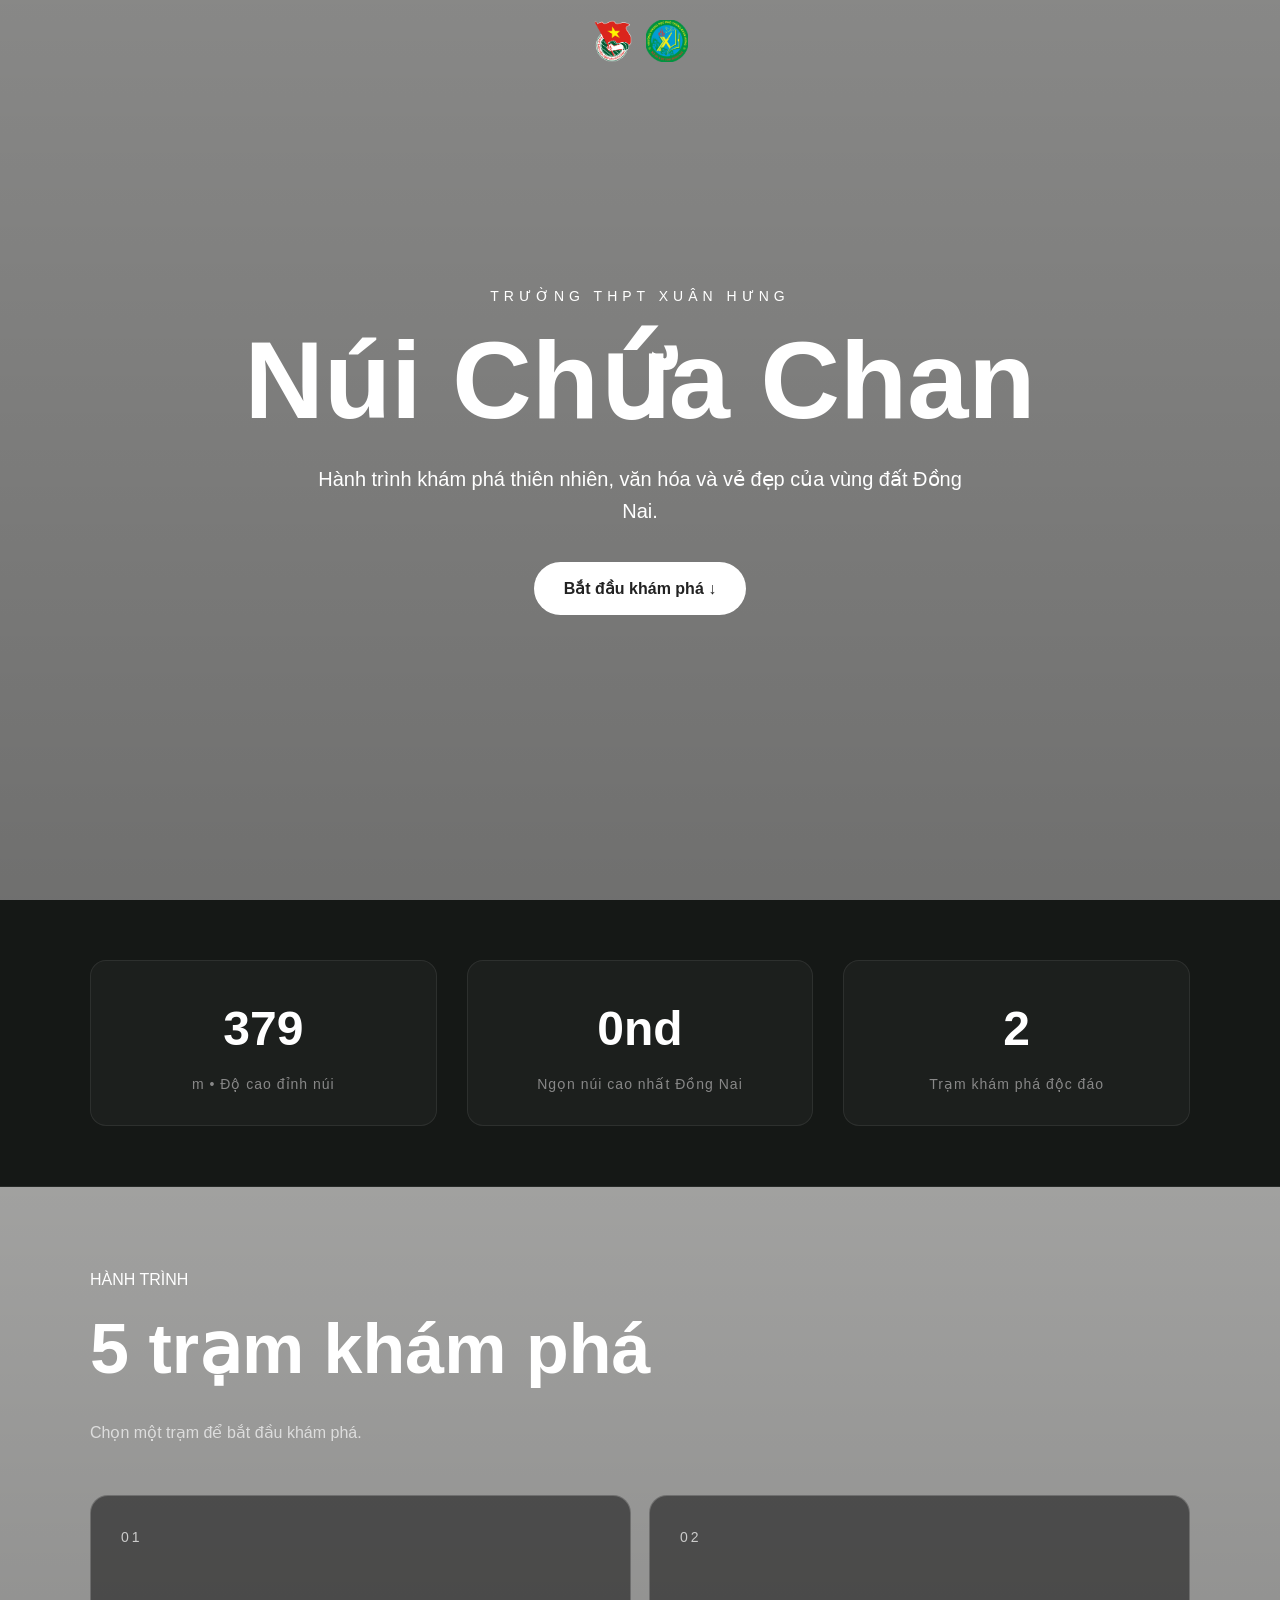
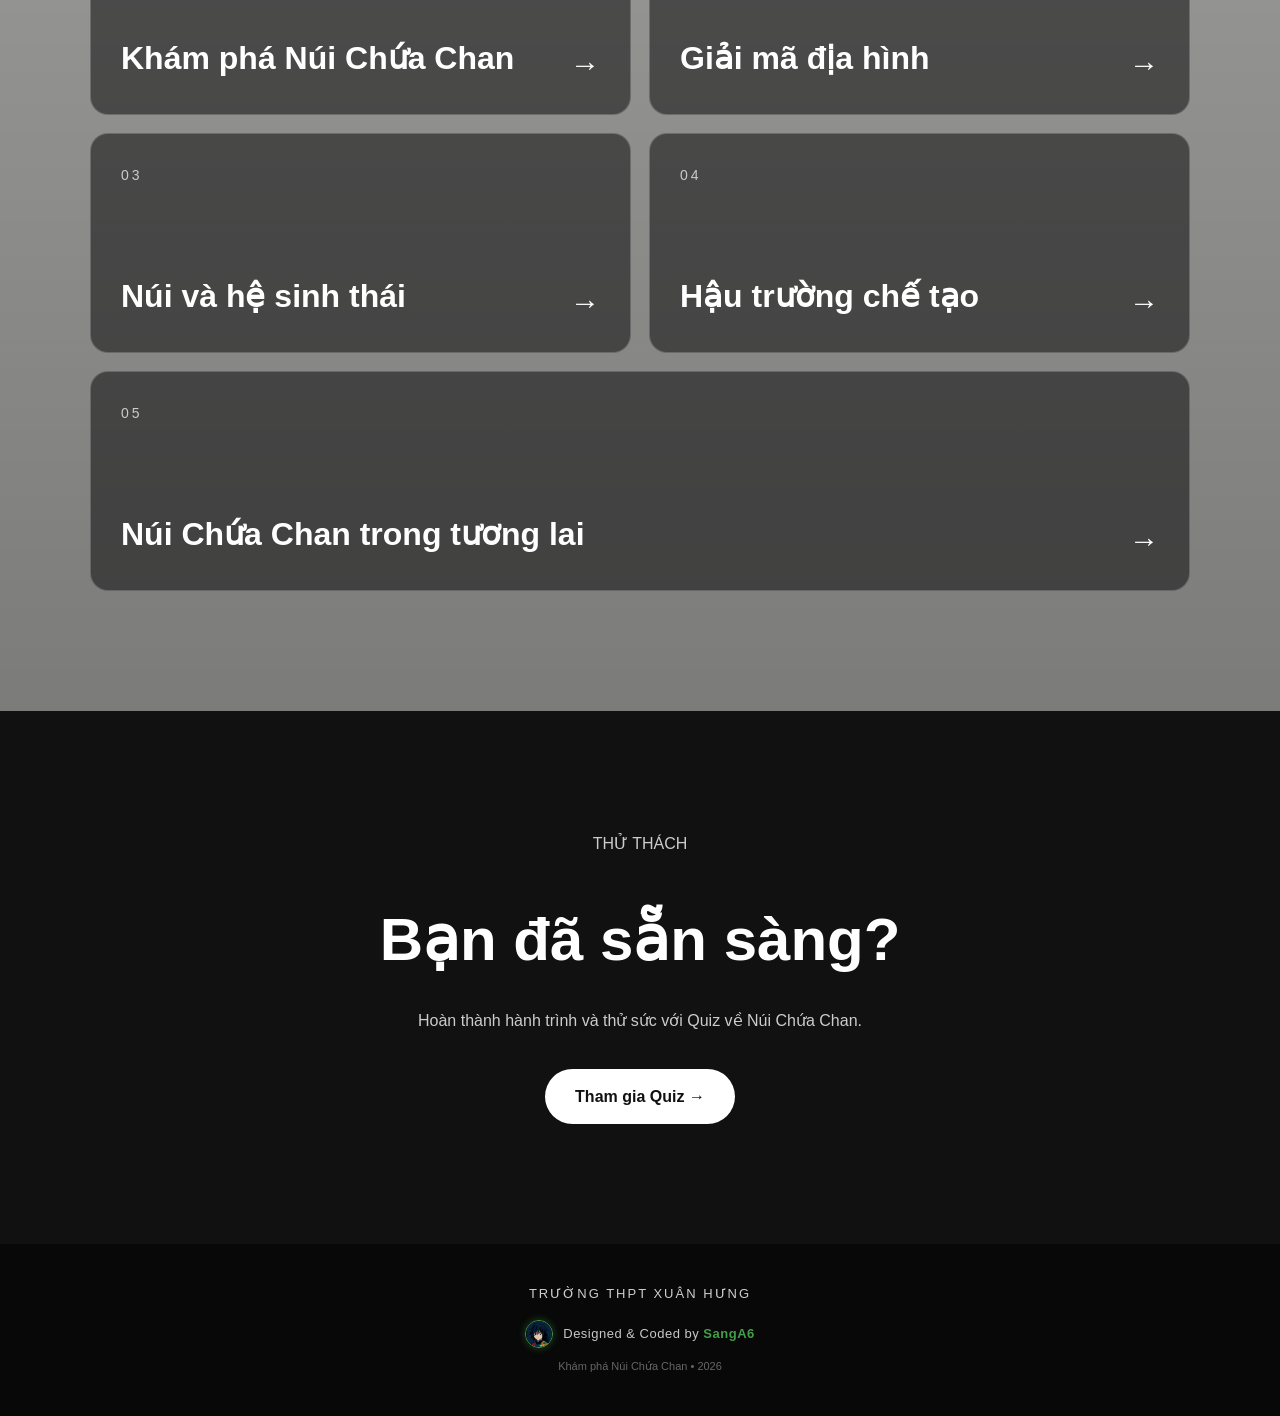
<file: index.html>
<!DOCTYPE html>
<html lang="vi">

<head>
    <meta charset="UTF-8">
    <meta name="viewport" content="width=device-width, initial-scale=1.0">
    <title>Núi Chứa Chan | THPT Xuân Hưng</title>
    <link rel="stylesheet" href="style.css">
</head>

<body>

    <!-- HERO SECTION -->
    <header class="hero">

        <!-- LOGOS -->
        <div class="logos">
            <img src="images/logod.png" alt="Logo Đoàn" class="logo">
            <img src="images/logot.png" alt="Logo THPT Xuân Hưng" class="logo">
        </div>

        <!-- HERO CONTENT -->
        <div class="hero-content">
            <p class="subtitle">TRƯỜNG THPT XUÂN HƯNG</p>
            <h1>Núi Chứa Chan</h1>
            
            <p class="description">
                Hành trình khám phá thiên nhiên, văn hóa và vẻ đẹp của vùng đất Đồng Nai.
            </p>

            <a href="#stations" class="button">
                Bắt đầu khám phá ↓
            </a>
        </div>

    </header>


    <!-- MAIN CONTENT -->
    <main>

        <!-- STATS COUNTER SECTION -->
        <section class="stats-section">
            <div class="stats-grid">
                <div class="stat-card">
                    <h3 class="stat-number" data-target="837">0</h3>
                    <p class="stat-label">m • Độ cao đỉnh núi</p>
                </div>
                <div class="stat-card">
                    <h3 class="stat-number" data-target="2" data-suffix="nd">0</h3>
                    <p class="stat-label">Ngọn núi cao nhất Đồng Nai</p>
                </div>
                <div class="stat-card">
                    <h3 class="stat-number" data-target="5">0</h3>
                    <p class="stat-label">Trạm khám phá độc đáo</p>
                </div>
            </div>
        </section>

        <!-- 5 TRẠM KHÁM PHÁ -->
        <section id="stations" class="stations">

            <div class="stations-heading">
                <p class="section-label">HÀNH TRÌNH</p>
                <h2>5 trạm khám phá</h2>
                <p>Chọn một trạm để bắt đầu khám phá.</p>
            </div>

            <div class="station-grid">

                <a href="tram1.html" class="station">
                    <span class="station-number">01</span>
                    <h3>Khám phá Núi Chứa Chan</h3>
                    <span class="station-arrow">→</span>
                </a>

                <a href="tram2.html" class="station">
                    <span class="station-number">02</span>
                    <h3>Giải mã địa hình</h3>
                    <span class="station-arrow">→</span>
                </a>

                <a href="tram3.html" class="station">
                    <span class="station-number">03</span>
                    <h3>Núi và hệ sinh thái</h3>
                    <span class="station-arrow">→</span>
                </a>

                <a href="#" class="station">
                    <span class="station-number">04</span>
                    <h3>Hậu trường chế tạo</h3>
                    <span class="station-arrow">→</span>
                </a>

                <a href="tram5.html" class="station">
                    <span class="station-number">05</span>
                    <h3>Núi Chứa Chan trong tương lai</h3>
                    <span class="station-arrow">→</span>
                </a>

            </div>

        </section>


        <!-- QUIZ -->
        <section class="quiz">
            <p class="section-label">THỬ THÁCH</p>
            <h2>Bạn đã sẵn sàng?</h2>
            <p>Hoàn thành hành trình và thử sức với Quiz về Núi Chứa Chan.</p>
            <a href="#" class="quiz-button">Tham gia Quiz →</a>
        </section>

    </main>


    <!-- FOOTER -->
    <footer>
        <p>TRƯỜNG THPT XUÂN HƯNG</p>
        
        <div class="coder-credit">
            <img src="avatar.jpg" alt="Coder Avatar" class="coder-avatar">
            <span>Designed & Coded by <strong>SangA6</strong></span>
        </div>

        <span class="copyright">Khám phá Núi Chứa Chan • 2026</span>
    </footer>

    <script src="script.js"></script>

</body>
</html>
</file>
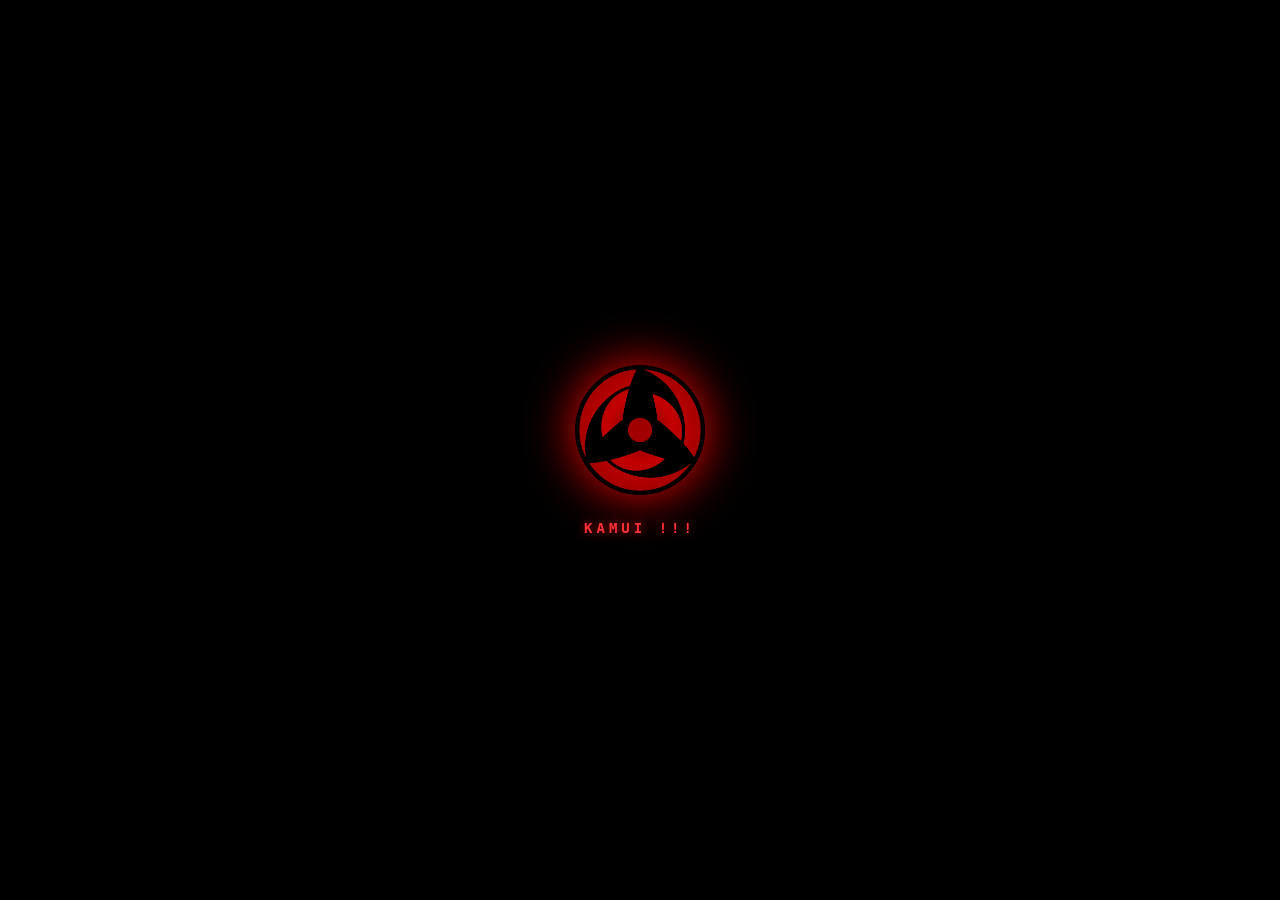
<file: bimat.html>
<!DOCTYPE html>
<html lang="vi">

<head>
    <meta charset="UTF-8">
    <meta name="viewport" content="width=device-width, initial-scale=1.0">
    <title>Giới thiệu coder | SangA6</title>
    
    <!-- Nhúng Google Fonts hỗ trợ tiếng Việt đẹp 100% không lo lỗi phông -->
    <link rel="preconnect" href="https://fonts.googleapis.com">
    <link rel="preconnect" href="https://fonts.gstatic.com" crossorigin>
    <link href="https://fonts.googleapis.com/css2?family=Montserrat:wght@400;600;700&family=Playfair+Display:ital,wght@0,600;1,400&display=swap" rel="stylesheet">

    <style>
        * {
            margin: 0;
            padding: 0;
            box-sizing: border-box;
        }

        body {
            font-family: 'Montserrat', sans-serif;
            background: #08080a;
            color: #f0f0f0;
            min-height: 100dvh;
            display: flex;
            align-items: center;
            justify-content: center;
            padding: 20px;
            overflow: hidden; /* Khóa cuộn màn hình khi intro đang chạy */
        }

        /* =========================================
           1. HIỆU ỨNG INTRO SHARINGAN TỐI THƯỢNG
        ========================================= */
        #sharingan-loader {
            position: fixed;
            top: 0;
            left: 0;
            width: 100vw;
            height: 100vh;
            background: #000000;
            display: flex;
            flex-direction: column;
            align-items: center;
            justify-content: center;
            z-index: 9999;
            transition: opacity 0.8s ease, visibility 0.8s ease;
        }

        #sharingan-loader.fade-out {
            opacity: 0;
            visibility: hidden;
        }

        .loader-eye-wrapper {
            position: relative;
            width: 130px;
            height: 130px;
            display: flex;
            align-items: center;
            justify-content: center;
        }

        .loader-eye {
            width: 100%;
            height: 100%;
            object-fit: contain;
            filter: drop-shadow(0 0 25px rgba(255, 0, 0, 0.95));
            /* Xoay đúng 1 vòng 360 độ xuôi chiều kim đồng hồ */
            animation: sharinganSpin 1.5s cubic-bezier(0.25, 1, 0.5, 1) forwards;
        }

        .loader-text {
            margin-top: 25px;
            color: #ff3333;
            font-size: 14px;
            letter-spacing: 4px;
            text-transform: uppercase;
            font-family: monospace;
            font-weight: bold;
            text-shadow: 0 0 10px rgba(255, 0, 0, 0.7);
            animation: pulseText 1s infinite alternate;
        }

        /* XOAY ĐÚNG 1 VÒNG 360 DEGREES TỪ 0 CHÍNH XÁC XUÔI CHIỀU */
        @keyframes sharinganSpin {
            0% {
                transform: rotate(0deg) scale(0.4);
                opacity: 0.2;
            }
            50% {
                transform: rotate(180deg) scale(1.15);
                opacity: 1;
            }
            100% {
                transform: rotate(360deg) scale(1);
                opacity: 1;
            }
        }

        @keyframes pulseText {
            from { opacity: 0.3; }
            to { opacity: 1; }
        }

        /* =========================================
           2. GIAO DIỆN CHÍNH DOANH NHÂN SANGA6
        ========================================= */
        .secret-container {
            max-width: 650px;
            width: 100%;
            text-align: center;
            background: rgba(255, 255, 255, 0.03);
            border: 1px solid rgba(212, 175, 55, 0.3);
            border-radius: 24px;
            padding: 50px 30px;
            box-shadow: 0 0 50px rgba(0, 0, 0, 0.9), 0 0 30px rgba(212, 175, 55, 0.1);
            backdrop-filter: blur(10px);
            opacity: 0;
            transform: translateY(20px);
            transition: opacity 1s ease 0.3s, transform 1s ease 0.3s;
        }

        /* Hiện container sau khi intro xong */
        body.loaded .secret-container {
            opacity: 1;
            transform: translateY(0);
        }

        .avatar-frame {
            position: relative;
            width: 170px;
            height: 170px;
            margin: 0 auto 30px;
        }

        .avatar-img {
            width: 100%;
            height: 100%;
            object-fit: cover;
            border-radius: 50%;
            border: 3px solid #d4af37;
            box-shadow: 0 0 25px rgba(212, 175, 55, 0.4);
            transition: transform 0.5s ease;
        }

        .avatar-frame:hover .avatar-img {
            transform: scale(1.05);
            box-shadow: 0 0 35px rgba(212, 175, 55, 0.7);
        }

        .title {
            font-size: 13px;
            letter-spacing: 4px;
            color: #d4af37;
            text-transform: uppercase;
            margin-bottom: 25px;
            font-weight: 600;
        }

        /* Dùng phông Playfair Display nghệ thuật cho câu triết lý */
        .quote {
            font-family: 'Playfair Display', serif;
            font-size: clamp(20px, 4vw, 26px);
            font-style: italic;
            line-height: 1.6;
            color: #ffffff;
            margin-bottom: 30px;
            text-shadow: 0 2px 10px rgba(0, 0, 0, 0.5);
        }

        .author {
            font-size: 15px;
            color: #a0a0a0;
            font-weight: 600;
            margin-bottom: 40px;
            letter-spacing: 1px;
        }

        .author span {
            color: #d4af37;
        }

        /* =========================================
           3. NÚT TRỞ VỀ LỒNG SHARINGAN XOAY 360°
        ========================================= */
        .back-btn {
            display: inline-flex;
            align-items: center;
            justify-content: center;
            gap: 12px;
            padding: 12px 30px;
            border-radius: 50px;
            background: #111115;
            border: 1px solid rgba(255, 51, 51, 0.5);
            color: #ffffff;
            text-decoration: none;
            font-weight: 600;
            font-size: 15px;
            transition: all 0.4s cubic-bezier(0.175, 0.885, 0.32, 1.275);
            box-shadow: 0 0 15px rgba(255, 0, 0, 0.2);
            cursor: pointer;
        }

        /* Con mắt Sharingan nhỏ trong nút */
        .btn-sharingan-icon {
            width: 24px;
            height: 24px;
            object-fit: contain;
            filter: drop-shadow(0 0 5px #ff0000);
            transition: transform 0.6s ease;
        }

        /* Hiệu ứng HOVER nút: Sharingan xoay đúng 1 vòng & phát sáng */
        .back-btn:hover {
            background: #1a0505;
            border-color: #ff3333;
            color: #ff4d4d;
            box-shadow: 0 0 25px rgba(255, 0, 0, 0.6);
            transform: translateY(-3px) scale(1.03);
        }

        .back-btn:hover .btn-sharingan-icon {
            transform: rotate(360deg) scale(1.2);
        }
    </style>
</head>

<body>

    <!-- INTRO LOADING SHARINGAN -->
    <div id="sharingan-loader">
        <div class="loader-eye-wrapper">
            <img src="sharingan.png" alt="Sharingan" class="loader-eye">
        </div>
        <div class="loader-text">KAMUI !!!</div>
    </div>

    <!-- NỘI DUNG TRANG BÍ MẬT -->
    <div class="secret-container">
        <div class="avatar-frame">
            <img src="avatar.jpg" alt="Doanh nhân SangA6" class="avatar-img">
        </div>

        <p class="title">Triết Lý</p>

        <blockquote class="quote">
            "Ngươi nói ngươi biết nhiều về ta,... Vậy ngươi đã biết dòng code này sai ở đâu chưa ?"
        </blockquote>

        <p class="author">— CEO & Dev: <span>Uchiha SangA6</span> —</p>

        <!-- NÚT TRỞ VỀ KÈM ICON SHARINGAN -->
        <a href="index.html" class="back-btn">
            <img src="sharingan.png" alt="Sharingan Icon" class="btn-sharingan-icon">
            <span>Giải ảo thuật</span>
        </a>
    </div>

    <script>
        // Tự động tắt màn hình Intro Sharingan sau 1.8 giây
        window.addEventListener("load", function () {
            setTimeout(function () {
                const loader = document.getElementById("sharingan-loader");
                loader.classList.add("fade-out");
                document.body.classList.add("loaded");
                document.body.style.overflow = "auto";
            }, 1800);
        });
    </script>

</body>
</html>
</file>
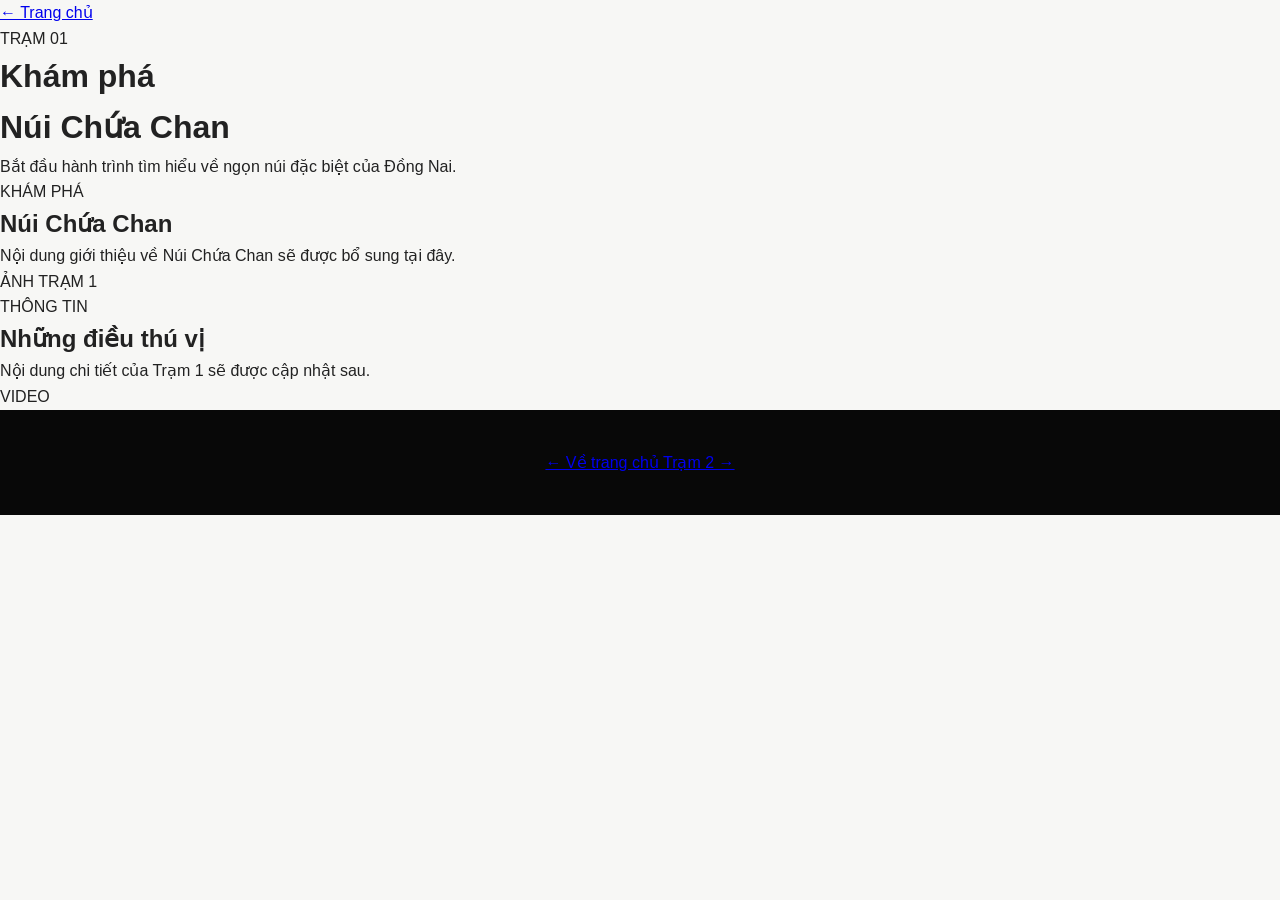
<file: tram1.html>
<!DOCTYPE html>
<html lang="vi">

<head>
    <meta charset="UTF-8">

    <meta name="viewport"
          content="width=device-width, initial-scale=1.0">

    <title>Trạm 1 | Núi Chứa Chan</title>

    <link rel="stylesheet" href="style.css">
</head>


<body>

    <header class="station-hero">

        <div class="station-nav">

            <a href="index.html">
                ← Trang chủ
            </a>

        </div>


        <div class="station-hero-content">

            <p class="section-label">
                TRẠM 01
            </p>

            <h1>
                Khám phá<br>
                Núi Chứa Chan
            </h1>

            <p>
                Bắt đầu hành trình tìm hiểu
                về ngọn núi đặc biệt của Đồng Nai.
            </p>

        </div>

    </header>


    <main>

        <!-- GIỚI THIỆU -->

        <section class="station-intro">

            <p class="section-label">
                KHÁM PHÁ
            </p>

            <h2>
                Núi Chứa Chan
            </h2>

            <p>
                Nội dung giới thiệu về Núi Chứa Chan
                sẽ được bổ sung tại đây.
            </p>

        </section>


        <!-- HÌNH ẢNH -->

        <section class="station-image">

            <div class="placeholder">
                ẢNH TRẠM 1
            </div>

        </section>


        <!-- THÔNG TIN -->

        <section class="station-content">

            <div>

                <p class="section-label">
                    THÔNG TIN
                </p>

                <h2>
                    Những điều thú vị
                </h2>

                <p>
                    Nội dung chi tiết của Trạm 1
                    sẽ được cập nhật sau.
                </p>

            </div>


            <div class="station-video">

                <div class="placeholder">
                    VIDEO
                </div>

            </div>

        </section>

    </main>


    <!-- ĐIỀU HƯỚNG -->

    <footer class="station-footer">

        <a href="index.html">
            ← Về trang chủ
        </a>

        <a href="tram2.html">
            Trạm 2 →
        </a>

    </footer>


</body>

</html>
</file>
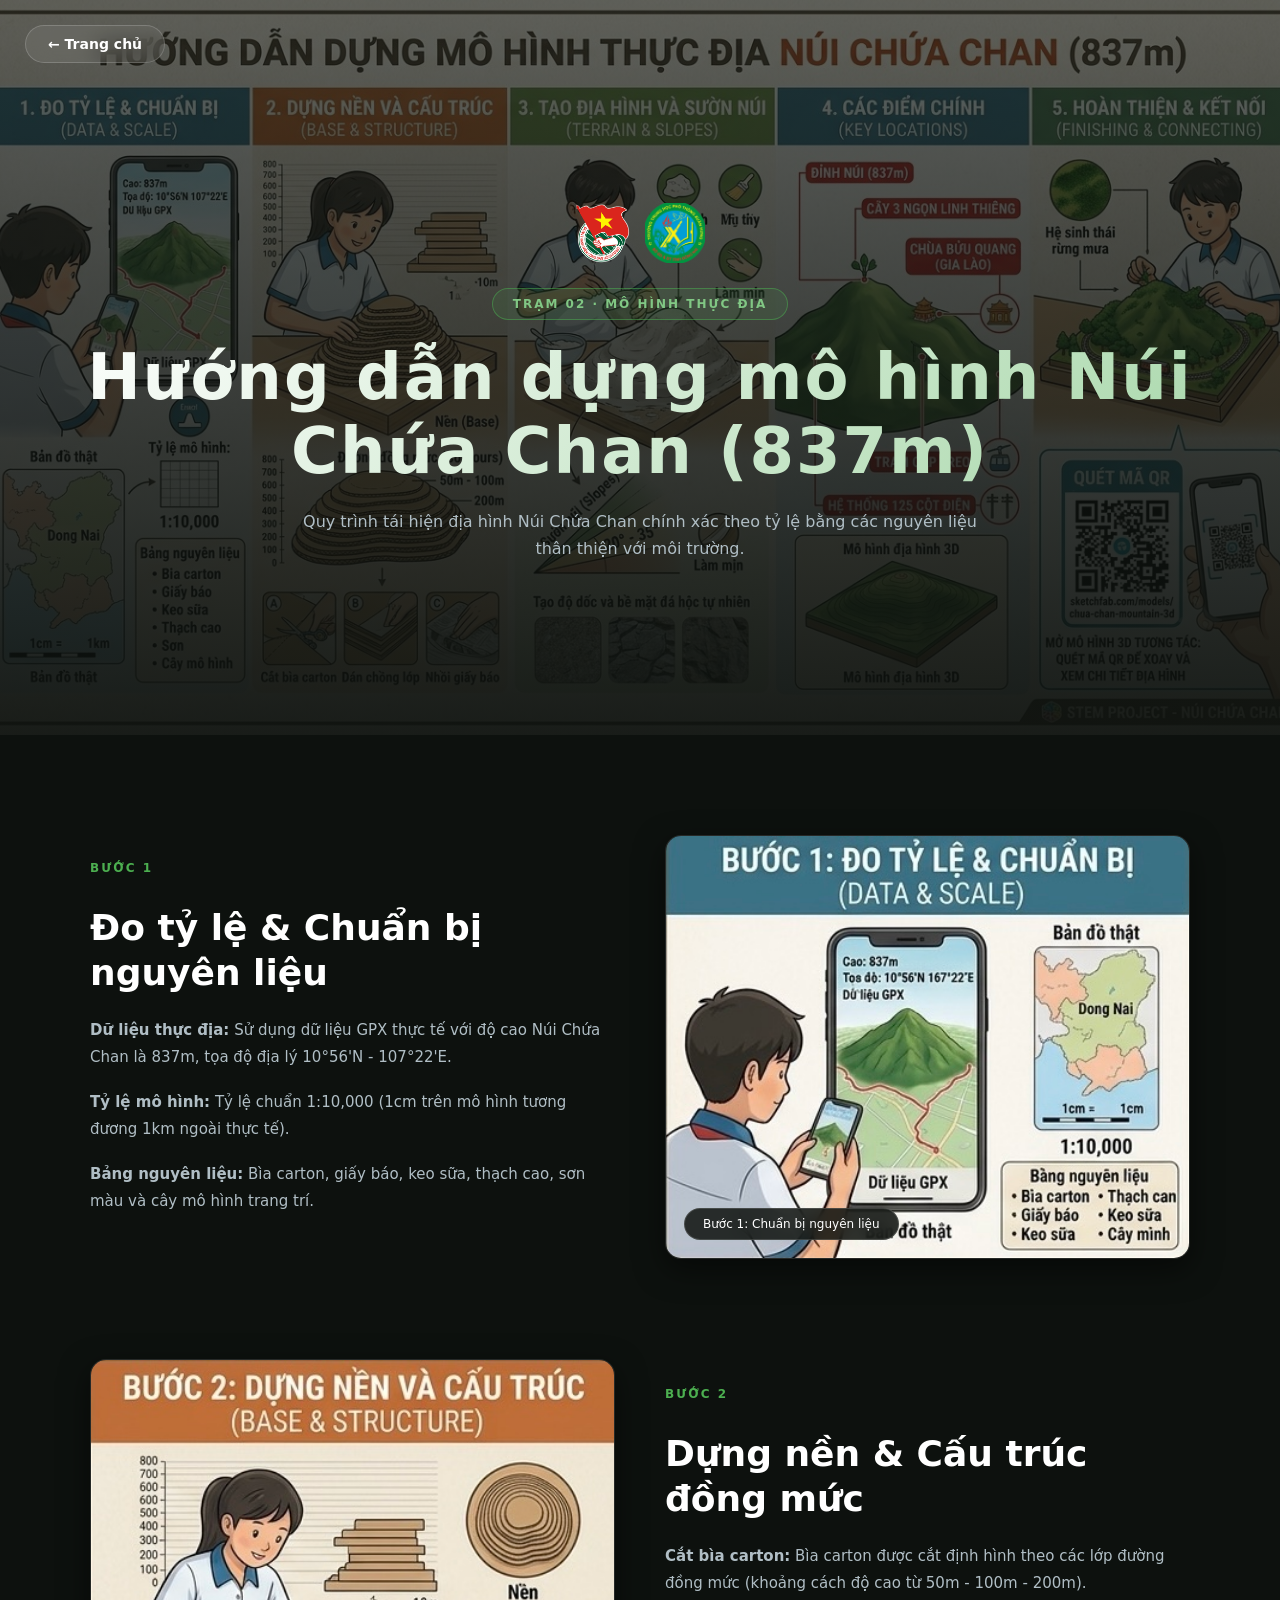
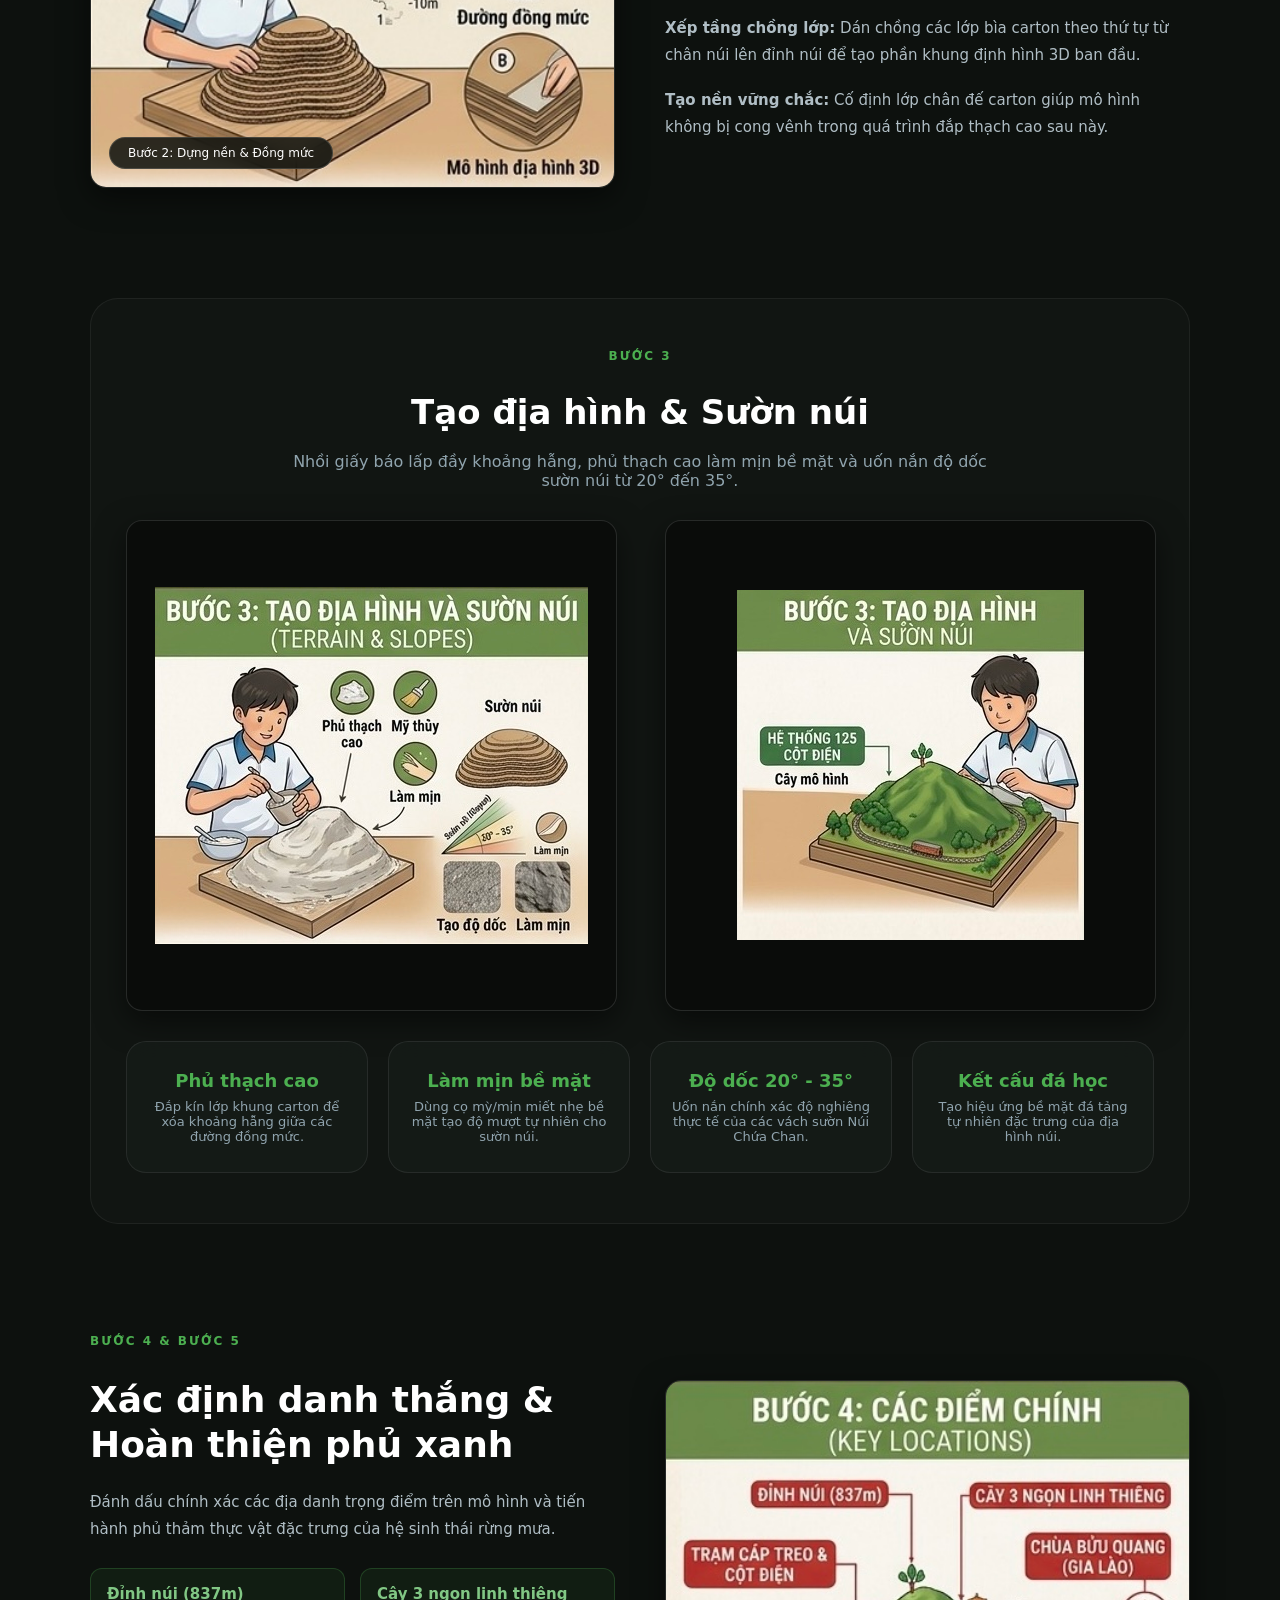
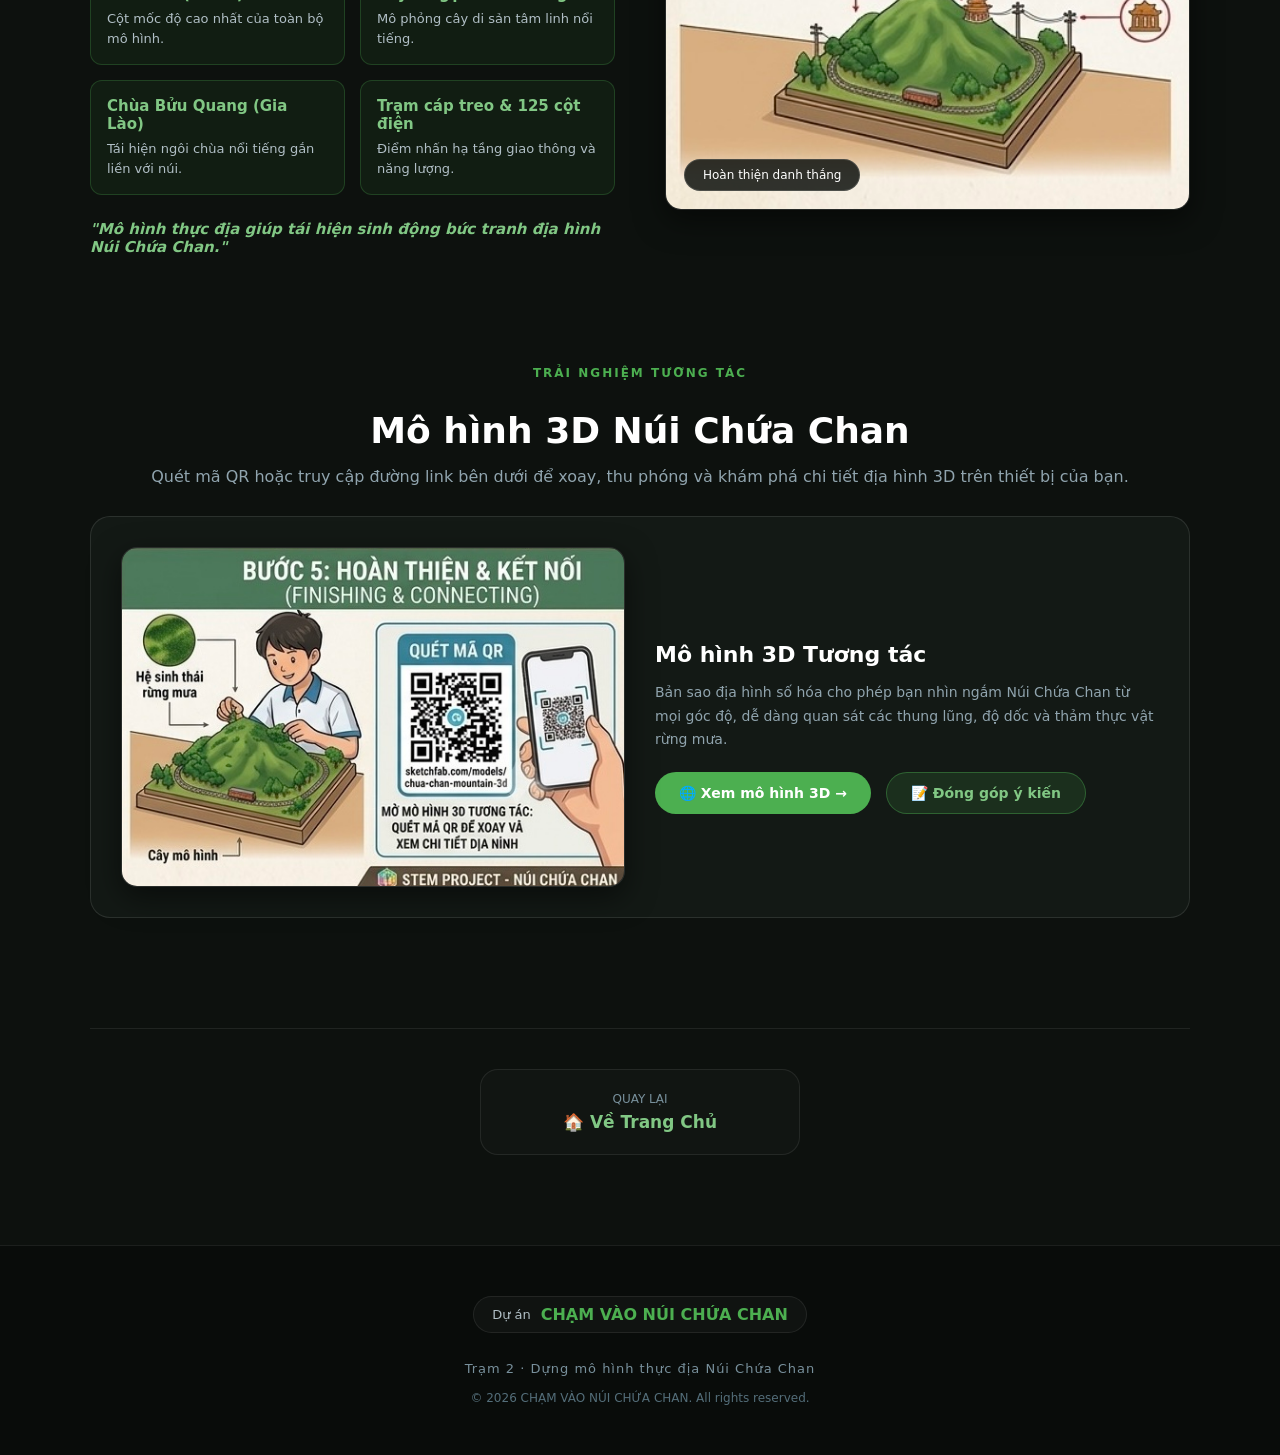
<file: tram2.html>
<!DOCTYPE html>
<html lang="vi">
<head>
    <meta charset="UTF-8">
    <meta name="viewport" content="width=device-width, initial-scale=1.0">
    <title>Trạm 2 – Dựng mô hình thực địa Núi Chứa Chan</title>
    <!-- Liên kết tới file CSS riêng -->
    <link rel="stylesheet" href="tram2.css">
</head>
<body>

    <!-- HERO HEADER -->
    <header class="station-hero">
        <a href="index.html" class="back-home-btn">← Trang chủ</a>
        <div>
            <div class="logo-header">
                <img src="logod.png" alt="Logo Đoàn">
                <img src="logot.png" alt="Logo Trường">
            </div>
            <span class="station-badge">TRẠM 02 · MÔ HÌNH THỰC ĐỊA</span>
            <h1>Hướng dẫn dựng mô hình Núi Chứa Chan (837m)</h1>
            <p class="description">Quy trình tái hiện địa hình Núi Chứa Chan chính xác theo tỷ lệ bằng các nguyên liệu thân thiện với môi trường.</p>
        </div>
    </header>

    <main class="station-main">

        <!-- BƯỚC 1: TỶ LỆ & CHUẨN BỊ -->
        <section class="content-block">
            <div class="block-text">
                <div class="section-label">BƯỚC 1</div>
                <h2>Đo tỷ lệ & Chuẩn bị nguyên liệu</h2>
                <p><strong>Dữ liệu thực địa:</strong> Sử dụng dữ liệu GPX thực tế với độ cao Núi Chứa Chan là 837m, tọa độ địa lý 10°56'N - 107°22'E.</p>
                <p><strong>Tỷ lệ mô hình:</strong> Tỷ lệ chuẩn 1:10,000 (1cm trên mô hình tương đương 1km ngoài thực tế).</p>
                <p><strong>Bảng nguyên liệu:</strong> Bìa carton, giấy báo, keo sữa, thạch cao, sơn màu và cây mô hình trang trí.</p>
            </div>
            <div class="img-wrapper">
                <img src="2anh1.JPG" alt="Bước 1: Đo tỷ lệ và chuẩn bị nguyên liệu" class="station-img">
                <div class="img-badge">Bước 1: Chuẩn bị nguyên liệu</div>
            </div>
        </section>

        <!-- BƯỚC 2: DỰNG NỀN & CẤU TRÚC -->
        <section class="content-block">
            <div class="img-wrapper">
                <img src="2anh2.JPG" alt="Bước 2: Dựng nền và cấu trúc" class="station-img">
                <div class="img-badge">Bước 2: Dựng nền & Đồng mức</div>
            </div>
            <div class="block-text">
                <div class="section-label">BƯỚC 2</div>
                <h2>Dựng nền & Cấu trúc đồng mức</h2>
                <p><strong>Cắt bìa carton:</strong> Bìa carton được cắt định hình theo các lớp đường đồng mức (khoảng cách độ cao từ 50m - 100m - 200m).</p>
                <p><strong>Xếp tầng chồng lớp:</strong> Dán chồng các lớp bìa carton theo thứ tự từ chân núi lên đỉnh núi để tạo phần khung định hình 3D ban đầu.</p>
                <p><strong>Tạo nền vững chắc:</strong> Cố định lớp chân đế carton giúp mô hình không bị cong vênh trong quá trình đắp thạch cao sau này.</p>
            </div>
        </section>

        <!-- BƯỚC 3: TẠO ĐỊA HÌNH VÀ SƯỜN NÚI -->
        <section class="altitude-section">
            <div class="text-center">
                <div class="section-label">BƯỚC 3</div>
                <h2>Tạo địa hình & Sườn núi</h2>
                <p style="color: #90a4ae; max-width: 700px; margin: 0 auto 30px;">Nhồi giấy báo lấp đầy khoảng hẫng, phủ thạch cao làm mịn bề mặt và uốn nắn độ dốc sườn núi từ 20° đến 35°.</p>
            </div>

            <div class="content-block style-step3">
                <div class="img-wrapper">
                    <img src="2anh3.JPG" alt="Bước 3: Phủ thạch cao và làm mịn" class="station-img">
                </div>
                <div class="img-wrapper">
                    <img src="2anh32.JPG" alt="Bước 3: Tạo hình độ dốc sườn núi" class="station-img">
                </div>
            </div>

            <div class="step-cards-grid">
                <div class="geo-card">
                    <span class="geo-num">Phủ thạch cao</span>
                    <div class="geo-desc">Đắp kín lớp khung carton để xóa khoảng hẫng giữa các đường đồng mức.</div>
                </div>
                <div class="geo-card">
                    <span class="geo-num">Làm mịn bề mặt</span>
                    <div class="geo-desc">Dùng cọ mỳ/mịn miết nhẹ bề mặt tạo độ mượt tự nhiên cho sườn núi.</div>
                </div>
                <div class="geo-card">
                    <span class="geo-num">Độ dốc 20° - 35°</span>
                    <div class="geo-desc">Uốn nắn chính xác độ nghiêng thực tế của các vách sườn Núi Chứa Chan.</div>
                </div>
                <div class="geo-card">
                    <span class="geo-num">Kết cấu đá học</span>
                    <div class="geo-desc">Tạo hiệu ứng bề mặt đá tảng tự nhiên đặc trưng của địa hình núi.</div>
                </div>
            </div>
        </section>

        <!-- BƯỚC 4 & BƯỚC 5: ĐIỂM CHÍNH & HOÀN THIỆN -->
        <section class="content-block">
            <div class="block-text">
                <div class="section-label">BƯỚC 4 & BƯỚC 5</div>
                <h2>Xác định danh thắng & Hoàn thiện phủ xanh</h2>
                <p>Đánh dấu chính xác các địa danh trọng điểm trên mô hình và tiến hành phủ thảm thực vật đặc trưng của hệ sinh thái rừng mưa.</p>

                <div class="action-grid-two">
                    <div class="action-box">
                        <h4>Đỉnh núi (837m)</h4>
                        <p>Cột mốc độ cao nhất của toàn bộ mô hình.</p>
                    </div>
                    <div class="action-box">
                        <h4>Cây 3 ngọn linh thiêng</h4>
                        <p>Mô phỏng cây di sản tâm linh nổi tiếng.</p>
                    </div>
                    <div class="action-box">
                        <h4>Chùa Bửu Quang (Gia Lào)</h4>
                        <p>Tái hiện ngôi chùa nổi tiếng gắn liền với núi.</p>
                    </div>
                    <div class="action-box">
                        <h4>Trạm cáp treo & 125 cột điện</h4>
                        <p>Điểm nhấn hạ tầng giao thông và năng lượng.</p>
                    </div>
                </div>

                <div class="quote-msg">
                    "Mô hình thực địa giúp tái hiện sinh động bức tranh địa hình Núi Chứa Chan."
                </div>
            </div>
            <div class="img-wrapper">
                <img src="2anh4.JPG" alt="Bước 4: Các điểm danh thắng chính" class="station-img">
                <div class="img-badge">Hoàn thiện danh thắng</div>
            </div>
        </section>

        <!-- MÔ HÌNH 3D & TRẢI NGHIỆM -->
        <section class="highlights-section">
            <div class="text-center style-mb">
                <div class="section-label">TRẢI NGHIỆM TƯƠNG TÁC</div>
                <h2>Mô hình 3D Núi Chứa Chan</h2>
                <p style="color: #90a4ae;">Quét mã QR hoặc truy cập đường link bên dưới để xoay, thu phóng và khám phá chi tiết địa hình 3D trên thiết bị của bạn.</p>
            </div>

            <div class="interactive-container">
                <div class="img-wrapper">
                    <img src="2anh5.JPG" alt="Bước 5: Quét mã QR trải nghiệm mô hình 3D" class="station-img">
                </div>
                <div>
                    <h3>Mô hình 3D Tương tác</h3>
                    <p class="interactive-desc">Bản sao địa hình số hóa cho phép bạn nhìn ngắm Núi Chứa Chan từ mọi góc độ, dễ dàng quan sát các thung lũng, độ dốc và thảm thực vật rừng mưa.</p>
                    
                    <div class="action-buttons">
                        <a href="https://sketchfab.com/models/chua-chan-mountain-3d" target="_blank" class="btn-action btn-primary">🌐 Xem mô hình 3D →</a>
                        <a href="LINK_GOOGLE_FORM_CỦA_BẠN" target="_blank" class="btn-action btn-secondary">📝 Đóng góp ý kiến</a>
                    </div>
                </div>
            </div>
        </section>

<!-- NÚT VỀ TRANG CHỦ -->
        <nav class="station-nav single-btn">
            <a href="index.html" class="nav-btn home">
                <span>QUAY LẠI</span>
                <strong>🏠 Về Trang Chủ</strong>
            </a>
        </nav>

    </main>

    <!-- FOOTER -->
    <footer>
        <div class="coder-credit">
            <span>Dự án</span>
            <strong>CHẠM VÀO NÚI CHỨA CHAN</strong>
        </div>
        <p>Trạm 2 · Dựng mô hình thực địa Núi Chứa Chan</p>
        <span class="copyright">© 2026 CHẠM VÀO NÚI CHỨA CHAN. All rights reserved.</span>
    </footer>

</body>
</html>
</file>
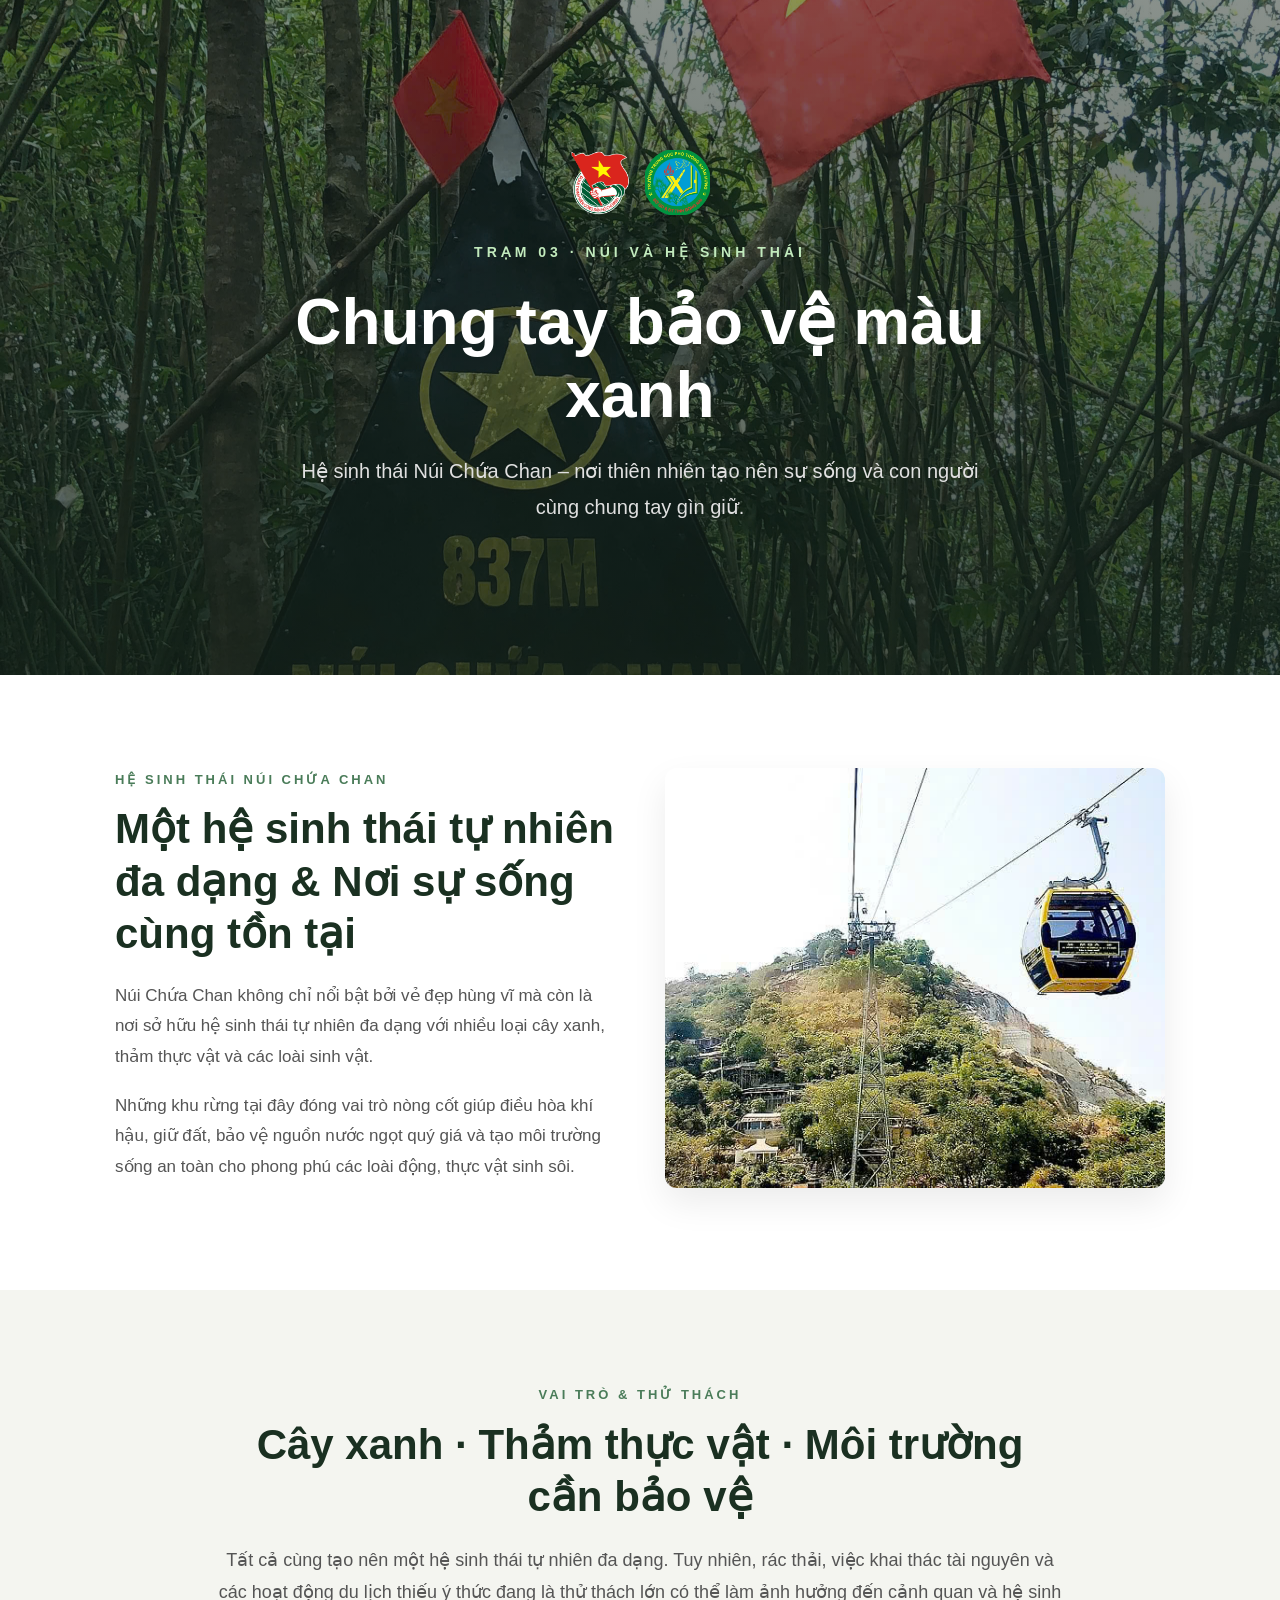
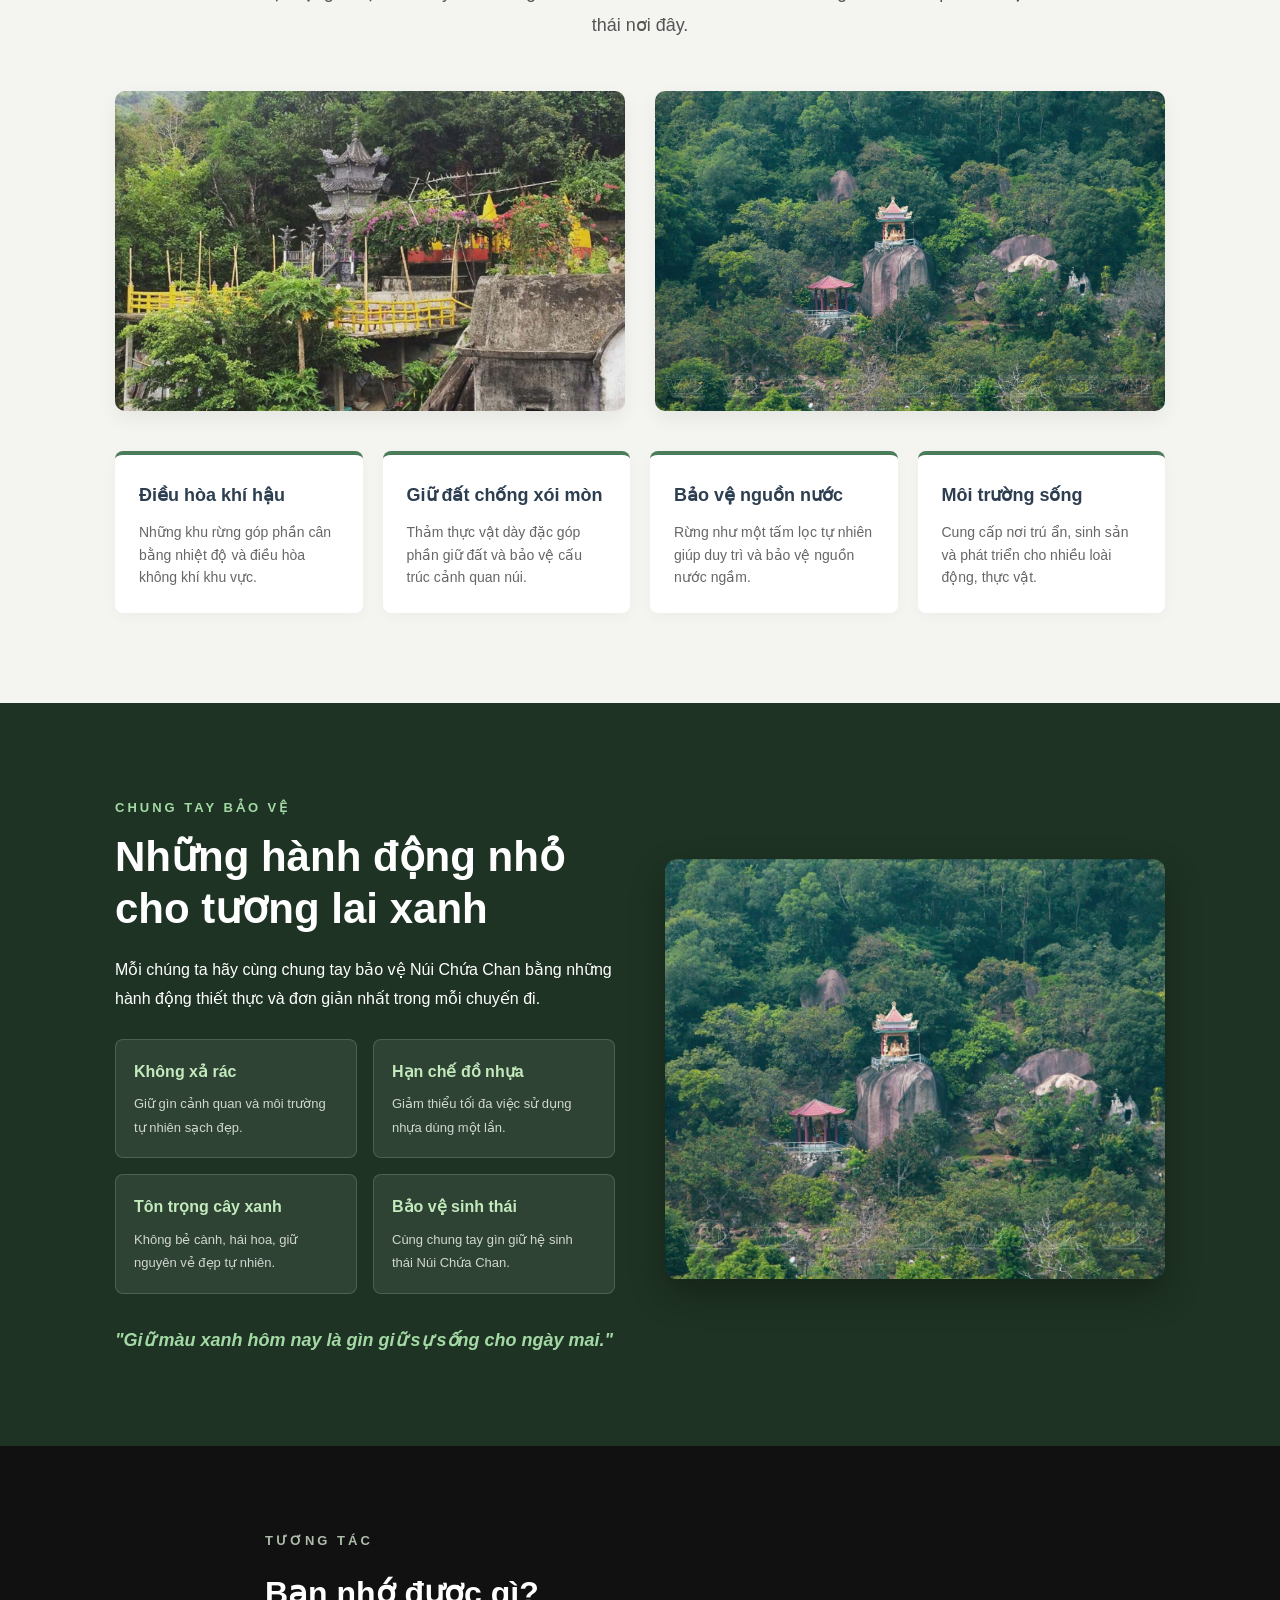
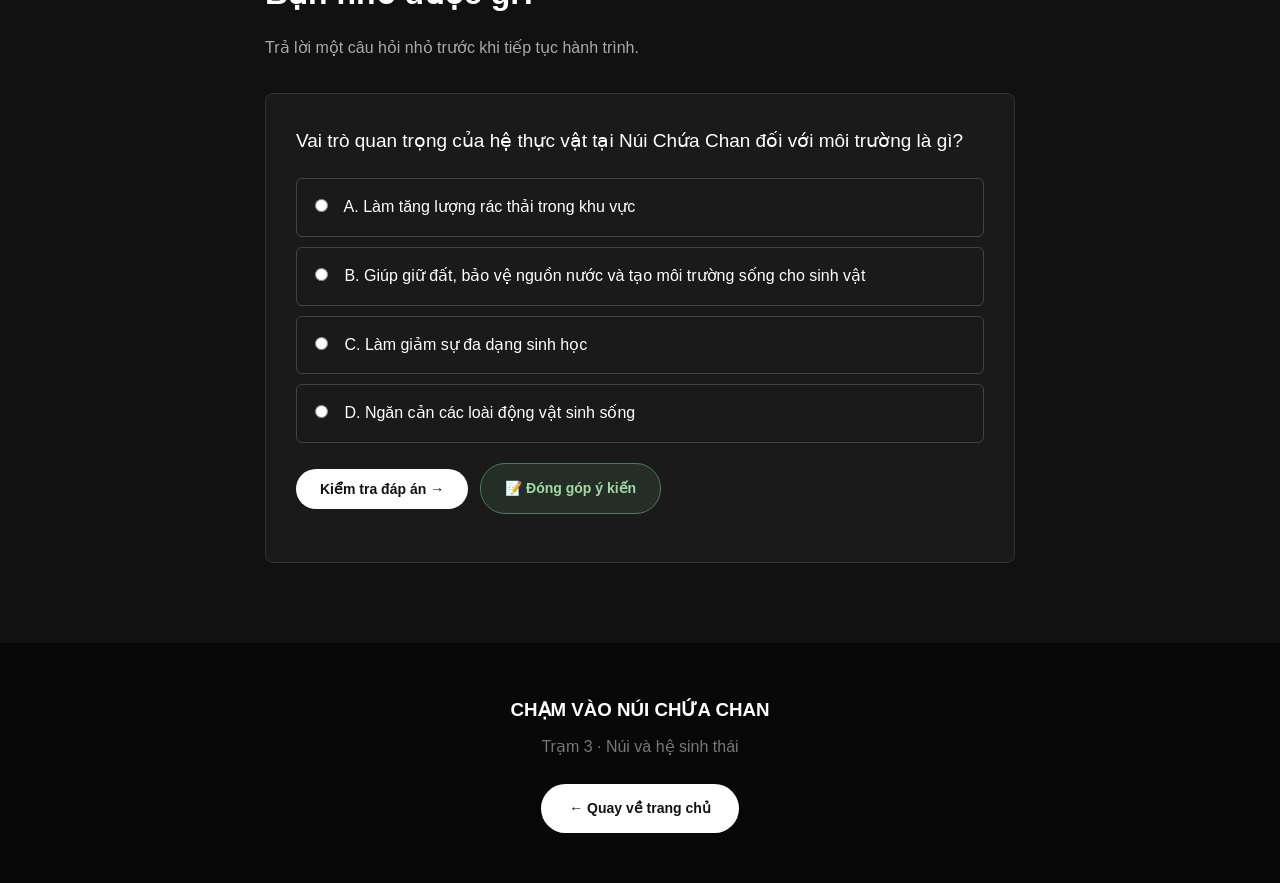
<file: tram3.html>
<!DOCTYPE html>
<html lang="vi">
<head>
    <meta charset="UTF-8">
    <meta name="viewport" content="width=device-width, initial-scale=1.0">
    <title>Trạm 3 – Núi và hệ sinh thái</title>
    <style>
        * {
            margin: 0;
            padding: 0;
            box-sizing: border-box;
        }

        html {
            scroll-behavior: smooth;
        }

        body {
            font-family: 'Segoe UI', Arial, sans-serif;
            background: #f4f5f0;
            color: #2c3e50;
            line-height: 1.8;
        }

        .container {
            max-width: 1100px;
            margin: 0 auto;
            padding: 0 25px;
        }

        .label {
            color: #4a7c59;
            font-size: 13px;
            font-weight: 700;
            letter-spacing: 3px;
            text-transform: uppercase;
            margin-bottom: 12px;
            display: inline-block;
        }

        /* ================= HERO ================= */
        .hero {
            min-height: 75vh;
            background: linear-gradient(rgba(20, 35, 25, 0.5), rgba(20, 35, 25, 0.75)),
                        url("anh1.jpg") center/cover no-repeat;
            display: flex;
            align-items: center;
            justify-content: center;
            text-align: center;
            color: white;
            padding: 60px 20px;
        }

        .hero-content {
            max-width: 800px;
        }

        /* LOGO HEADER */
        .logo-header {
            display: flex;
            justify-content: center;
            align-items: center;
            gap: 15px;
            margin-bottom: 25px;
        }

        .logo-header img {
            height: 65px;
            width: auto;
            object-fit: contain;
        }

        .hero .station {
            font-size: 14px;
            font-weight: 700;
            letter-spacing: 4px;
            margin-bottom: 20px;
            color: #c2eabd;
        }

        .hero h1 {
            font-size: clamp(38px, 6vw, 64px);
            line-height: 1.15;
            margin-bottom: 20px;
            font-weight: 800;
        }

        .hero p {
            font-size: 20px;
            color: #e0e0e0;
            max-width: 680px;
            margin: 0 auto;
        }

        /* ================= SECTION GENERAL ================= */
        .section {
            padding: 90px 0;
        }

        .section-title {
            font-size: clamp(28px, 4vw, 42px);
            line-height: 1.25;
            margin-bottom: 20px;
            color: #1a3021;
        }

        /* ================= SECTIONS LAYOUT ================= */
        
        /* ĐOẠN 1: Giới thiệu & Rừng */
        .section-one {
            background: #ffffff;
        }

        .section-one-grid {
            display: grid;
            grid-template-columns: 1fr 1fr;
            gap: 50px;
            align-items: center;
        }

        .section-one .text-block p {
            font-size: 17px;
            color: #555;
            margin-bottom: 18px;
        }

        .section-one .image-block img {
            width: 100%;
            height: 420px;
            object-fit: cover;
            border-radius: 12px;
            box-shadow: 0 15px 35px rgba(0,0,0,0.08);
        }

        /* ĐOẠN 2: Vai trò & Thách thức */
        .section-two {
            background: #f4f5f0;
        }

        .section-two-header {
            text-align: center;
            max-width: 850px;
            margin: 0 auto 50px auto;
        }

        .section-two-header p {
            font-size: 18px;
            color: #555;
        }

        .media-grid-two {
            display: grid;
            grid-template-columns: 1fr 1fr;
            gap: 30px;
            margin-bottom: 40px;
        }

        .media-grid-two img {
            width: 100%;
            height: 320px;
            object-fit: cover;
            border-radius: 10px;
            box-shadow: 0 8px 20px rgba(0,0,0,0.06);
        }

        .benefit-cards {
            display: grid;
            grid-template-columns: repeat(4, 1fr);
            gap: 20px;
        }

        .card {
            background: #ffffff;
            padding: 24px;
            border-radius: 8px;
            border-top: 4px solid #4a7c59;
            box-shadow: 0 4px 15px rgba(0,0,0,0.03);
        }

        .card h3 {
            font-size: 18px;
            margin-bottom: 10px;
            color: #2c3e50;
        }

        .card p {
            font-size: 14px;
            color: #666;
            line-height: 1.6;
        }

        /* ĐOẠN 3: Hành động chung tay */
        .section-three {
            background: #1e3323;
            color: #ffffff;
        }

        .section-three .label {
            color: #a3d9a5;
        }

        .section-three .section-title {
            color: #ffffff;
        }

        .section-three-grid {
            display: grid;
            grid-template-columns: 1fr 1fr;
            gap: 50px;
            align-items: center;
        }

        .section-three .image-block img {
            width: 100%;
            height: 420px;
            object-fit: cover;
            border-radius: 12px;
            box-shadow: 0 15px 35px rgba(0,0,0,0.3);
        }

        .action-list {
            display: grid;
            grid-template-columns: 1fr 1fr;
            gap: 16px;
            margin-top: 25px;
        }

        .action-item {
            background: rgba(255, 255, 255, 0.08);
            border: 1px solid rgba(255, 255, 255, 0.15);
            padding: 18px;
            border-radius: 8px;
        }

        .action-item h4 {
            font-size: 16px;
            color: #c2eabd;
            margin-bottom: 6px;
        }

        .action-item p {
            font-size: 13px;
            color: #d0d7d1;
        }

        .quote-msg {
            margin-top: 30px;
            font-size: 18px;
            font-weight: 600;
            color: #a3d9a5;
            font-style: italic;
        }

        /* ================= QUIZ ================= */
        .quiz {
            background: #111111;
            color: white;
            padding: 80px 0;
        }

        .quiz-box {
            max-width: 750px;
            margin: 0 auto;
        }

        .quiz .label {
            color: #aebda9;
        }

        .quiz h2 {
            font-size: 32px;
            margin-bottom: 12px;
        }

        .quiz-intro {
            color: #aaa;
            margin-bottom: 30px;
        }

        .question {
            padding: 30px;
            background: #1a1a1a;
            border-radius: 8px;
            border: 1px solid #333;
        }

        .question h3 {
            font-size: 19px;
            margin-bottom: 20px;
            font-weight: 500;
        }

        .option {
            display: block;
            padding: 14px 18px;
            margin: 10px 0;
            border: 1px solid #444;
            border-radius: 6px;
            cursor: pointer;
            transition: 0.2s;
        }

        .option:hover {
            background: #2a2a2a;
            border-color: #666;
        }

        .option input {
            margin-right: 12px;
        }

        /* KHU VỰC CHỨA CÁC NÚT TƯƠNG TÁC */
        .quiz-actions {
            display: flex;
            align-items: center;
            gap: 12px;
            margin-top: 20px;
            flex-wrap: wrap;
        }

        .quiz-button {
            padding: 12px 24px;
            border: none;
            border-radius: 25px;
            background: #ffffff;
            color: #111;
            font-size: 14px;
            font-weight: bold;
            cursor: pointer;
            transition: 0.2s;
        }

        .quiz-button:hover {
            background: #e0e0e0;
        }

        .feedback-button {
            display: inline-flex;
            align-items: center;
            justify-content: center;
            padding: 12px 24px;
            border: 1px solid #4a7c59;
            border-radius: 25px;
            background: rgba(74, 124, 89, 0.2);
            color: #a3d9a5;
            font-size: 14px;
            font-weight: 600;
            text-decoration: none;
            transition: 0.2s;
        }

        .feedback-button:hover {
            background: #4a7c59;
            color: #ffffff;
        }

        .result {
            margin-top: 18px;
            font-weight: bold;
        }

        /* ================= FOOTER ================= */
        footer {
            background: #080808;
            color: white;
            text-align: center;
            padding: 50px 20px;
        }

        footer p {
            color: #777;
            margin-top: 6px;
        }

        .home-button {
            display: inline-block;
            margin-top: 22px;
            padding: 12px 28px;
            border-radius: 25px;
            background: #ffffff;
            color: #111;
            text-decoration: none;
            font-weight: bold;
            font-size: 14px;
        }

        /* ================= RESPONSIVE ================= */
        @media (max-width: 850px) {
            .section-one-grid,
            .section-three-grid {
                grid-template-columns: 1fr;
                gap: 35px;
            }

            .benefit-cards {
                grid-template-columns: repeat(2, 1fr);
            }

            .media-grid-two {
                grid-template-columns: 1fr;
            }

            .section {
                padding: 60px 0;
            }
        }

        @media (max-width: 550px) {
            .benefit-cards,
            .action-list {
                grid-template-columns: 1fr;
            }

            .hero h1 {
                font-size: 34px;
            }

            .logo-header img {
                height: 50px;
            }

            .quiz-actions {
                flex-direction: column;
                align-items: stretch;
            }

            .quiz-button, .feedback-button {
                text-align: center;
                width: 100%;
            }
        }
    </style>
</head>

<body>

    <!-- ================= BANNER HEAD ================= -->
    <section class="hero">
        <div class="hero-content">
            <div class="logo-header">
                <img src="logod.png" alt="Logo Đoàn">
                <img src="logot.png" alt="Logo Trường">
            </div>

            <div class="station">TRẠM 03 · NÚI VÀ HỆ SINH THÁI</div>
            <h1>Chung tay bảo vệ màu xanh</h1>
            <p>Hệ sinh thái Núi Chứa Chan – nơi thiên nhiên tạo nên sự sống và con người cùng chung tay gìn giữ.</p>
        </div>
    </section>


    <!-- ================= ĐOẠN 1: TỔNG QUAN & RỪNG ================= -->
    <section class="section section-one">
        <div class="container">
            <div class="section-one-grid">
                <div class="text-block">
                    <div class="label">HỆ SINH THÁI NÚI CHỨA CHAN</div>
                    <h2 class="section-title">Một hệ sinh thái tự nhiên đa dạng & Nơi sự sống cùng tồn tại</h2>
                    <p>Núi Chứa Chan không chỉ nổi bật bởi vẻ đẹp hùng vĩ mà còn là nơi sở hữu hệ sinh thái tự nhiên đa dạng với nhiều loại cây xanh, thảm thực vật và các loài sinh vật.</p>
                    <p>Những khu rừng tại đây đóng vai trò nòng cốt giúp điều hòa khí hậu, giữ đất, bảo vệ nguồn nước ngọt quý giá và tạo môi trường sống an toàn cho phong phú các loài động, thực vật sinh sôi.</p>
                </div>
                <div class="image-block">
                    <img src="anh2.jpg" alt="Cảnh quan và Rừng Núi Chứa Chan">
                </div>
            </div>
        </div>
    </section>


    <!-- ================= ĐOẠN 2: THIÊN NHIÊN & VAI TRÒ & THỬ THÁCH ================= -->
    <section class="section section-two">
        <div class="container">
            <div class="section-two-header">
                <div class="label">VAI TRÒ & THỬ THÁCH</div>
                <h2 class="section-title">Cây xanh · Thảm thực vật · Môi trường cần bảo vệ</h2>
                <p>Tất cả cùng tạo nên một hệ sinh thái tự nhiên đa dạng. Tuy nhiên, rác thải, việc khai thác tài nguyên và các hoạt động du lịch thiếu ý thức đang là thử thách lớn có thể làm ảnh hưởng đến cảnh quan và hệ sinh thái nơi đây.</p>
            </div>

            <div class="media-grid-two">
                <img src="anh3.jpg" alt="Hệ sinh thái Núi Chứa Chan">
                <img src="anh4.jpg" alt="Bảo vệ thiên nhiên và thử thách">
            </div>

            <div class="benefit-cards">
                <div class="card">
                    <h3>Điều hòa khí hậu</h3>
                    <p>Những khu rừng góp phần cân bằng nhiệt độ và điều hòa không khí khu vực.</p>
                </div>
                <div class="card">
                    <h3>Giữ đất chống xói mòn</h3>
                    <p>Thảm thực vật dày đặc góp phần giữ đất và bảo vệ cấu trúc cảnh quan núi.</p>
                </div>
                <div class="card">
                    <h3>Bảo vệ nguồn nước</h3>
                    <p>Rừng như một tấm lọc tự nhiên giúp duy trì và bảo vệ nguồn nước ngầm.</p>
                </div>
                <div class="card">
                    <h3>Môi trường sống</h3>
                    <p>Cung cấp nơi trú ẩn, sinh sản và phát triển cho nhiều loài động, thực vật.</p>
                </div>
            </div>
        </div>
    </section>


    <!-- ================= ĐOẠN 3: HÀNH ĐỘNG CHUNG TAY ================= -->
    <section class="section section-three">
        <div class="container">
            <div class="section-three-grid">
                <div class="text-block">
                    <div class="label">CHUNG TAY BẢO VỆ</div>
                    <h2 class="section-title">Những hành động nhỏ cho tương lai xanh</h2>
                    <p>Mỗi chúng ta hãy cùng chung tay bảo vệ Núi Chứa Chan bằng những hành động thiết thực và đơn giản nhất trong mỗi chuyến đi.</p>

                    <div class="action-list">
                        <div class="action-item">
                            <h4>Không xả rác</h4>
                            <p>Giữ gìn cảnh quan và môi trường tự nhiên sạch đẹp.</p>
                        </div>
                        <div class="action-item">
                            <h4>Hạn chế đồ nhựa</h4>
                            <p>Giảm thiểu tối đa việc sử dụng nhựa dùng một lần.</p>
                        </div>
                        <div class="action-item">
                            <h4>Tôn trọng cây xanh</h4>
                            <p>Không bẻ cành, hái hoa, giữ nguyên vẻ đẹp tự nhiên.</p>
                        </div>
                        <div class="action-item">
                            <h4>Bảo vệ sinh thái</h4>
                            <p>Cùng chung tay gìn giữ hệ sinh thái Núi Chứa Chan.</p>
                        </div>
                    </div>

                    <div class="quote-msg">
                        "Giữ màu xanh hôm nay là gìn giữ sự sống cho ngày mai."
                    </div>
                </div>

                <div class="image-block">
                    <img src="anh4.jpg" alt="Hành động bảo vệ môi trường">
                </div>
            </div>
        </div>
    </section>


    <!-- ================= TRẮC NGHIỆM ================= -->
    <section class="quiz">
        <div class="container">
            <div class="quiz-box">
                <div class="label">TƯƠNG TÁC</div>
                <h2>Bạn nhớ được gì?</h2>
                <p class="quiz-intro">Trả lời một câu hỏi nhỏ trước khi tiếp tục hành trình.</p>

                <div class="question">
                    <h3>Vai trò quan trọng của hệ thực vật tại Núi Chứa Chan đối với môi trường là gì?</h3>

                    <label class="option">
                        <input type="radio" name="answer" value="A">
                        A. Làm tăng lượng rác thải trong khu vực
                    </label>

                    <label class="option">
                        <input type="radio" name="answer" value="B">
                        B. Giúp giữ đất, bảo vệ nguồn nước và tạo môi trường sống cho sinh vật
                    </label>

                    <label class="option">
                        <input type="radio" name="answer" value="C">
                        C. Làm giảm sự đa dạng sinh học
                    </label>

                    <label class="option">
                        <input type="radio" name="answer" value="D">
                        D. Ngăn cản các loài động vật sinh sống
                    </label>

                    <div class="quiz-actions">
                        <button class="quiz-button" onclick="checkAnswer()">Kiểm tra đáp án →</button>
                        <a href="https://docs.google.com/forms/d/e/1FAIpQLScd8VjE2OU99vf2NCBiawEpCctbkpfTIErd_SuWBt6A48szmw/viewform?usp=publish-editor" target="_blank" class="feedback-button">📝 Đóng góp ý kiến</a>
                    </div>

                    <div class="result" id="result"></div>
                </div>
            </div>
        </div>
    </section>


    <!-- ================= FOOTER ================= -->
    <footer>
        <h3>CHẠM VÀO NÚI CHỨA CHAN</h3>
        <p>Trạm 3 · Núi và hệ sinh thái</p>
        <a href="index.html" class="home-button">← Quay về trang chủ</a>
    </footer>

    <script>
        function checkAnswer() {
            const answer = document.querySelector('input[name="answer"]:checked');
            const result = document.getElementById("result");

            if (!answer) {
                result.textContent = "Hãy chọn một đáp án trước nhé!";
                result.style.color = "#f5c26b";
                return;
            }

            if (answer.value === "B") {
                result.textContent = "✓ Chính xác! Hệ thực vật giúp giữ đất, bảo vệ nguồn nước và duy trì môi trường sống cho sinh vật.";
                result.style.color = "#9ed39e";
            } else {
                result.textContent = "Chưa đúng! Hãy đọc lại thông tin ở các đoạn trên nhé.";
                result.style.color = "#ff9c9c";
            }
        }
    </script>

</body>
</html>
</file>
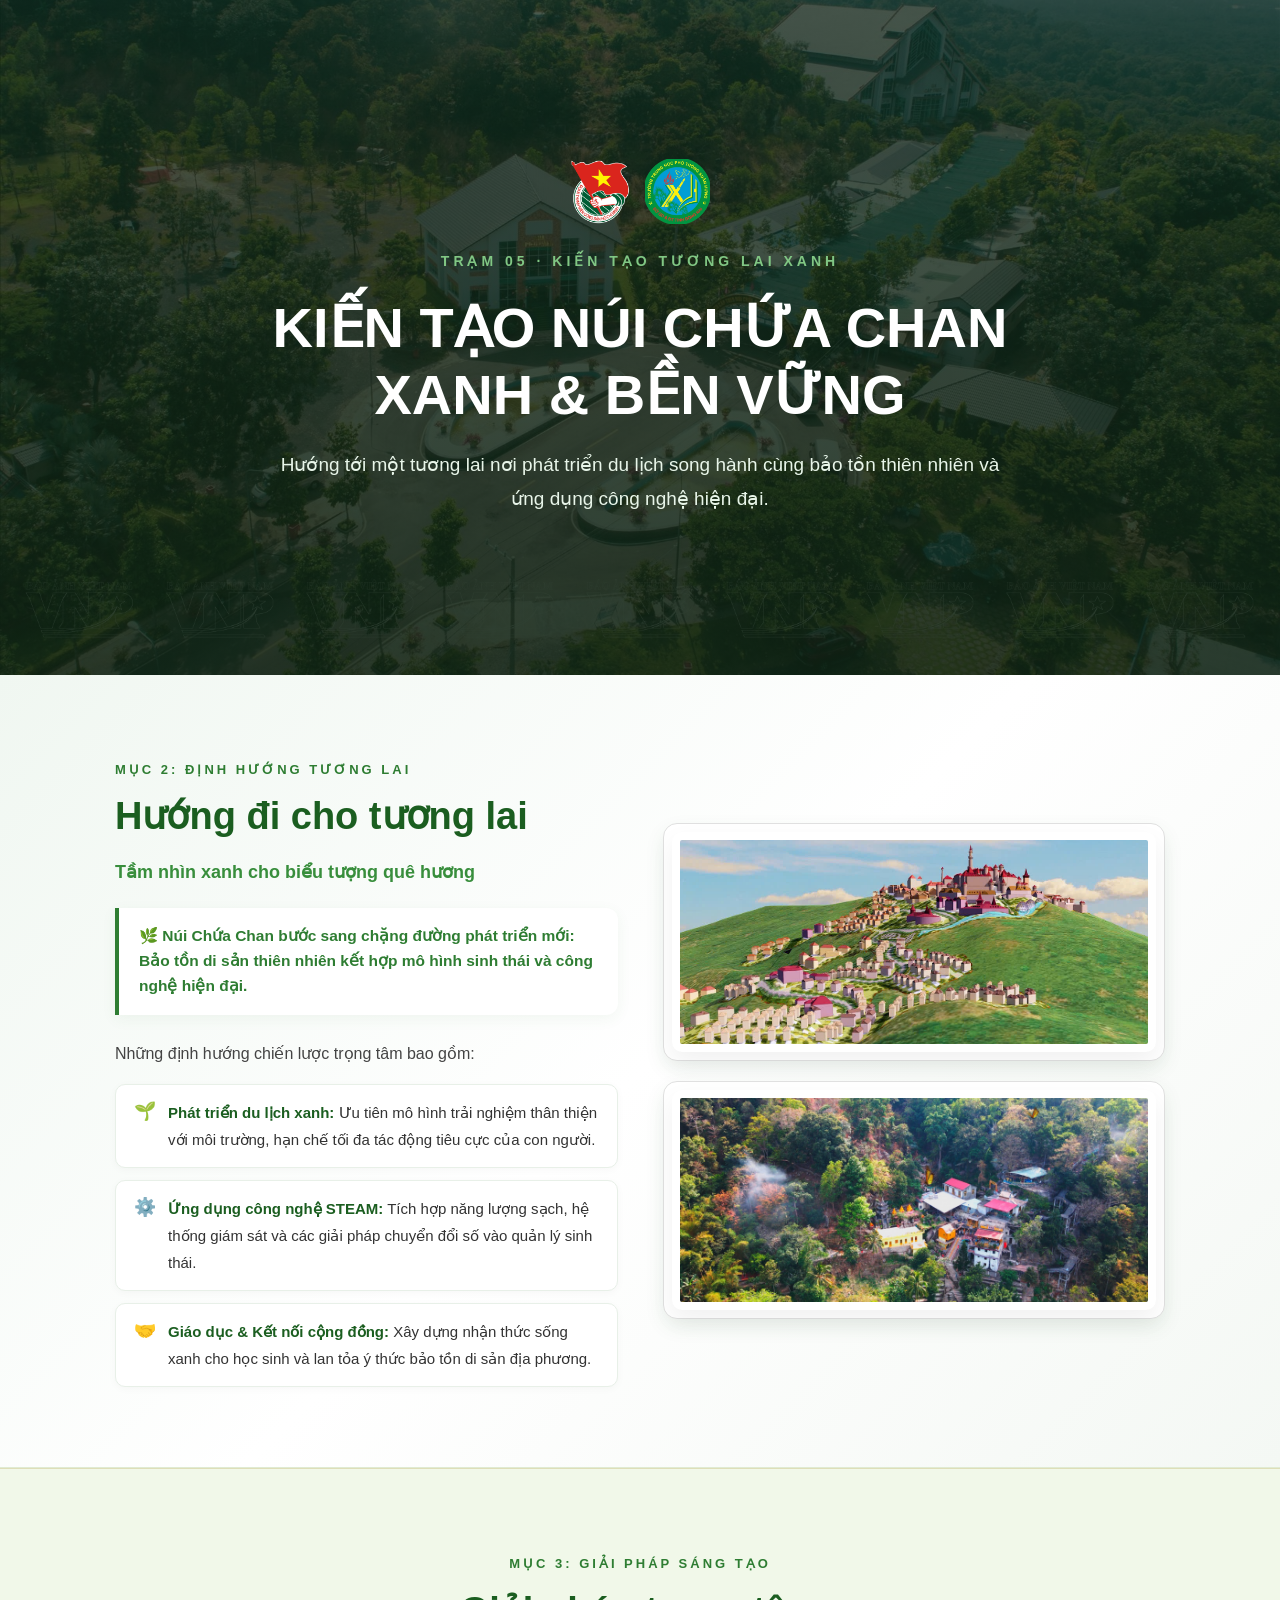
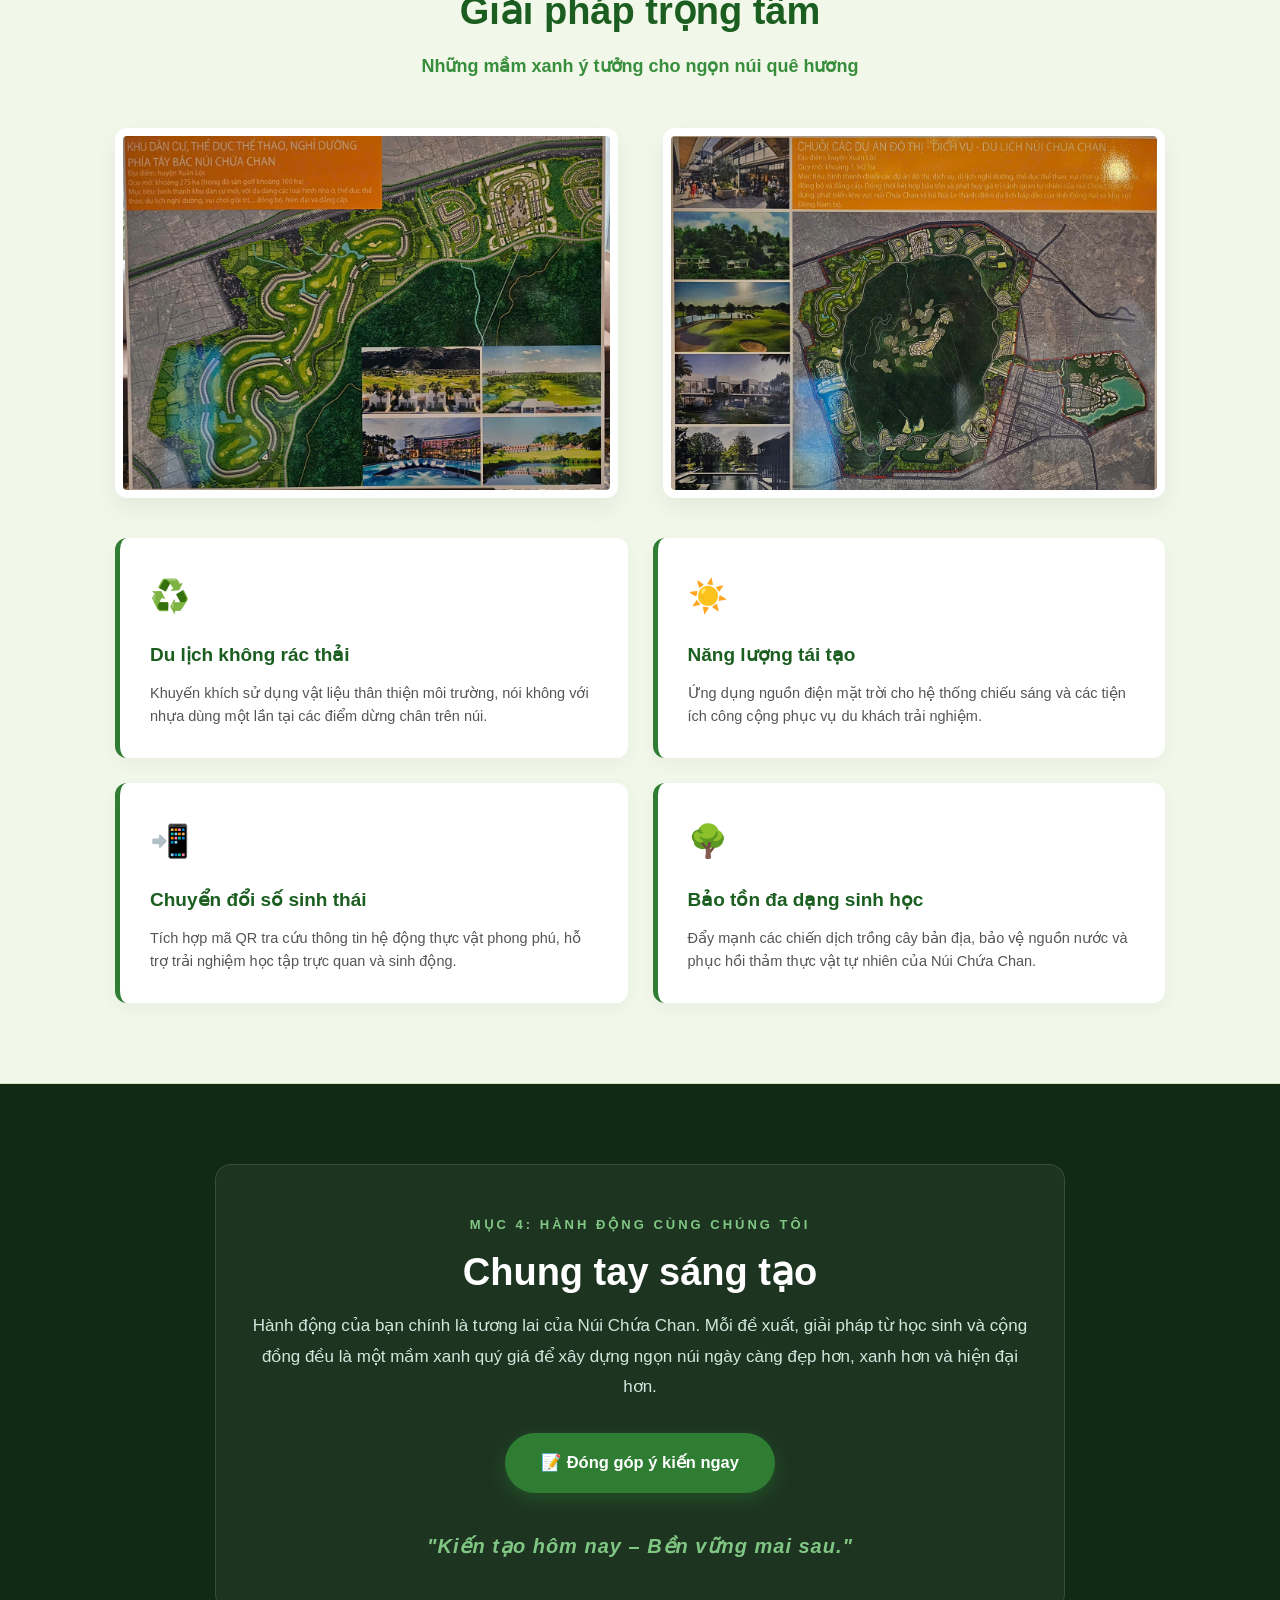
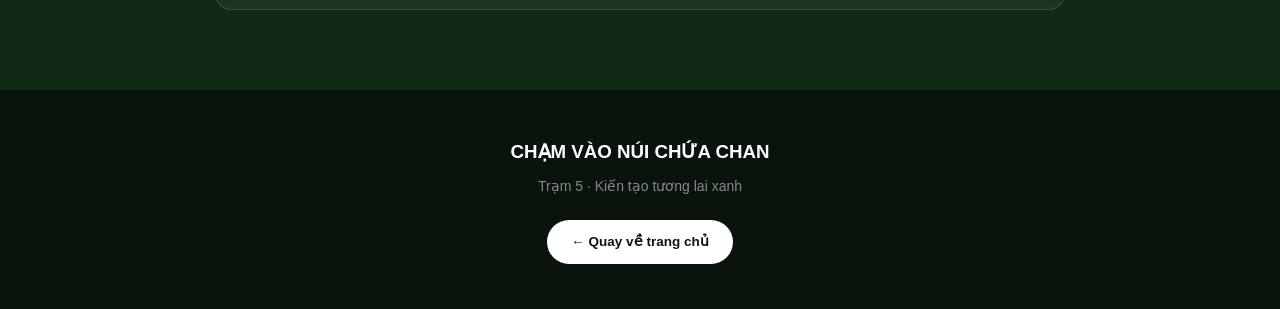
<file: tram5.html>
<!DOCTYPE html>
<html lang="vi">
<head>
    <meta charset="UTF-8">
    <meta name="viewport" content="width=device-width, initial-scale=1.0">
    <title>Trạm 5 – Kiến Tạo Tương Lai Xanh</title>
    <style>
        * {
            margin: 0;
            padding: 0;
            box-sizing: border-box;
        }

        html {
            scroll-behavior: smooth;
        }

        body {
            font-family: 'Segoe UI', Arial, sans-serif;
            background: #f4f7f4;
            color: #2c3e50;
            line-height: 1.8;
        }

        .container {
            max-width: 1100px;
            margin: 0 auto;
            padding: 0 25px;
        }

        .label {
            color: #2e7d32;
            font-size: 13px;
            font-weight: 700;
            letter-spacing: 3px;
            text-transform: uppercase;
            margin-bottom: 12px;
            display: inline-block;
        }

        /* ================= MỤC 1: BANNER HERO ================= */
        .hero {
            min-height: 75vh;
            background-image: linear-gradient(rgba(15, 35, 20, 0.75), rgba(15, 35, 20, 0.88)), url("5nen.jpg");
            background-position: center center;
            background-repeat: no-repeat;
            background-size: cover;
            display: flex;
            align-items: center;
            justify-content: center;
            text-align: center;
            color: white;
            padding: 60px 20px;
        }

        .hero-content {
            max-width: 850px;
        }

        .logo-header {
            display: flex;
            justify-content: center;
            align-items: center;
            gap: 15px;
            margin-bottom: 25px;
        }

        .logo-header img {
            height: 65px;
            width: auto;
            object-fit: contain;
        }

        .hero .station {
            font-size: 14px;
            font-weight: 700;
            letter-spacing: 4px;
            margin-bottom: 20px;
            color: #81c784;
        }

        .hero h1 {
            font-size: clamp(32px, 5vw, 56px);
            line-height: 1.2;
            margin-bottom: 20px;
            font-weight: 800;
            text-transform: uppercase;
        }

        .hero p {
            font-size: 19px;
            color: #e8f5e9;
            max-width: 720px;
            margin: 0 auto;
        }

        /* ================= GENERAL SECTIONS ================= */
        .section {
            padding: 80px 0;
        }

        .section-title {
            font-size: clamp(26px, 3.8vw, 38px);
            line-height: 1.25;
            margin-bottom: 15px;
            color: #1b5e20;
        }

        .section-subtitle {
            font-size: 18px;
            font-weight: 600;
            color: #388e3c;
            margin-bottom: 20px;
        }

        .section-grid {
            display: grid;
            grid-template-columns: 1fr 1fr;
            gap: 45px;
            align-items: center;
        }

        .text-block p {
            font-size: 16px;
            color: #444;
            margin-bottom: 16px;
        }

        /* TỐI ƯU HIỂN THỊ ẢNH */
        .image-block {
            display: flex;
            justify-content: center;
            align-items: center;
        }

        .image-block img {
            width: 100%;
            max-height: 420px;
            object-fit: contain;
            background: #ffffff;
            border-radius: 12px;
            padding: 8px;
            box-shadow: 0 10px 25px rgba(0,0,0,0.06);
        }

        /* ================= MỤC 2: GIỚI THIỆU ĐỊNH HƯỚNG ================= */
        .section-intro {
            background: linear-gradient(135deg, #f0f7f1 0%, #ffffff 50%, #f4f8f4 100%);
            border-bottom: 1px solid #e0ebd3;
            position: relative;
        }

        .intro-highlight-box {
            background: #ffffff;
            border-left: 4px solid #2e7d32;
            padding: 16px 20px;
            border-radius: 0 12px 12px 0;
            box-shadow: 0 4px 15px rgba(46, 125, 50, 0.06);
            margin: 20px 0 25px 0;
        }

        .intro-highlight-box p {
            margin-bottom: 0 !important;
            font-size: 15.5px;
            color: #2e7d32;
            font-weight: 600;
            line-height: 1.6;
        }

        .feature-cards {
            display: flex;
            flex-direction: column;
            gap: 12px;
            margin-top: 15px;
        }

        .feature-item {
            background: #ffffff;
            padding: 14px 18px;
            border-radius: 10px;
            box-shadow: 0 2px 8px rgba(0,0,0,0.03);
            border: 1px solid #e8f0e8;
            font-size: 15px;
            color: #333;
            transition: all 0.25s ease;
            display: flex;
            align-items: flex-start;
            gap: 12px;
        }

        .feature-item:hover {
            transform: translateX(5px);
            border-color: #a5d6a7;
            box-shadow: 0 5px 15px rgba(46, 125, 50, 0.08);
        }

        .feature-item .icon {
            font-size: 18px;
            line-height: 1.4;
        }

        .feature-item strong {
            color: #1b5e20;
        }

        /* CỘT 2 ẢNH XẾP DỌC BÊN PHẢI */
        .dual-image-wrapper {
            display: flex;
            flex-direction: column;
            gap: 20px;
            width: 100%;
        }

        .image-card-wrapper {
            position: relative;
            background: #ffffff;
            padding: 8px;
            border-radius: 14px;
            box-shadow: 0 8px 20px rgba(27, 94, 32, 0.08);
            border: 1px solid #e0e0e0;
            transition: transform 0.3s ease;
        }

        .image-card-wrapper:hover {
            transform: translateY(-3px);
        }

        .image-card-wrapper img {
            width: 100%;
            height: 220px;
            object-fit: cover;
            border-radius: 10px;
            display: block;
        }

        /* ================= MỤC 3: CÁC THẺ GIẢI PHÁP SÁNG TẠO ================= */
        .section-solutions {
            background: #f1f8e9;
            border-top: 1px solid #dedeb8;
            border-bottom: 1px solid #dedeb8;
        }

        .section-header-center {
            text-align: center;
            max-width: 800px;
            margin: 0 auto 45px auto;
        }

        .solutions-grid {
            display: grid;
            grid-template-columns: repeat(2, 1fr);
            gap: 25px;
            margin-top: 30px;
        }

        .solution-card {
            background: #ffffff;
            padding: 30px;
            border-radius: 12px;
            border-left: 5px solid #2e7d32;
            box-shadow: 0 6px 18px rgba(0,0,0,0.04);
            transition: transform 0.2s, box-shadow 0.2s;
        }

        .solution-card:hover {
            transform: translateY(-4px);
            box-shadow: 0 12px 25px rgba(0,0,0,0.08);
        }

        .solution-card .icon {
            font-size: 32px;
            margin-bottom: 12px;
            display: block;
        }

        .solution-card h3 {
            font-size: 19px;
            color: #1b5e20;
            margin-bottom: 10px;
        }

        .solution-card p {
            font-size: 14.5px;
            color: #555;
            line-height: 1.6;
        }

        /* ================= MỤC 4: KÊU GỌI ĐÓNG GÓP ================= */
        .section-callout {
            background: #112a16;
            color: #ffffff;
            text-align: center;
            padding: 80px 0;
        }

        .section-callout .label {
            color: #81c784;
        }

        .section-callout .section-title {
            color: #ffffff;
        }

        .callout-box {
            max-width: 850px;
            margin: 0 auto;
            background: rgba(255, 255, 255, 0.05);
            padding: 45px 30px;
            border-radius: 16px;
            border: 1px solid rgba(255, 255, 255, 0.12);
        }

        .callout-desc {
            font-size: 17px;
            color: #d1e7dd;
            margin-bottom: 30px;
        }

        .action-container {
            margin: 25px 0 15px 0;
        }

        .feedback-btn {
            display: inline-flex;
            align-items: center;
            justify-content: center;
            gap: 10px;
            padding: 15px 36px;
            border-radius: 30px;
            background: #2e7d32;
            color: #ffffff;
            font-size: 16.5px;
            font-weight: 700;
            text-decoration: none;
            transition: 0.3s;
            box-shadow: 0 6px 18px rgba(46, 125, 50, 0.4);
        }

        .feedback-btn:hover {
            background: #388e3c;
            transform: translateY(-2px);
        }

        .quote-banner {
            margin-top: 35px;
            font-size: 20px;
            font-weight: 700;
            color: #81c784;
            font-style: italic;
            letter-spacing: 1px;
        }

        /* ================= FOOTER ================= */
        footer {
            background: #0a140c;
            color: white;
            text-align: center;
            padding: 45px 20px;
        }

        footer p {
            color: #888;
            margin-top: 6px;
            font-size: 14px;
        }

        .home-button {
            display: inline-block;
            margin-top: 20px;
            padding: 10px 24px;
            border-radius: 25px;
            background: #ffffff;
            color: #111;
            text-decoration: none;
            font-weight: bold;
            font-size: 13.5px;
        }

        /* ================= RESPONSIVE ĐIỆN THOẠI & TABLET ================= */
        @media (max-width: 850px) {
            .section {
                padding: 55px 0;
            }

            .section-grid {
                grid-template-columns: 1fr;
                gap: 30px;
            }

            .solutions-grid {
                grid-template-columns: 1fr;
            }

            .image-block img {
                max-height: 300px;
            }

            .image-card-wrapper img {
                height: 200px;
            }
        }

        @media (max-width: 550px) {
            .container {
                padding: 0 16px;
            }

            .hero {
                min-height: 50vh;
                padding: 40px 15px;
                background-attachment: scroll !important;
                background-position: center center !important;
                background-size: cover !important;
            }

            .hero h1 {
                font-size: 26px;
            }

            .hero p {
                font-size: 15px;
            }

            .logo-header img {
                height: 45px;
            }

            .callout-box {
                padding: 30px 18px;
            }

            .feedback-btn {
                width: 100%;
            }

            .image-block img {
                max-height: 240px;
            }
        }
    </style>
</head>

<body>

    <!-- ================= MỤC 1: BANNER ĐẦU TRẠM (HEADER) ================= -->
    <section class="hero">
        <div class="hero-content">
            <div class="logo-header">
                <img src="logod.png" alt="Logo Đoàn">
                <img src="logot.png" alt="Logo Trường">
            </div>

            <div class="station">TRẠM 05 · KIẾN TẠO TƯƠNG LAI XANH</div>
            <h1>Kiến tạo Núi Chứa Chan Xanh & Bền Vững</h1>
            <p>Hướng tới một tương lai nơi phát triển du lịch song hành cùng bảo tồn thiên nhiên và ứng dụng công nghệ hiện đại.</p>
        </div>
    </section>


    <!-- ================= MỤC 2: GIỚI THIỆU ĐỊNH HƯỚNG ================= -->
    <section class="section section-intro">
        <div class="container">
            <div class="section-grid">
                <div class="text-block">
                    <div class="label">MỤC 2: ĐỊNH HƯỚNG TƯƠNG LAI</div>
                    <h2 class="section-title">Hướng đi cho tương lai</h2>
                    <div class="section-subtitle">Tầm nhìn xanh cho biểu tượng quê hương</div>
                    
                    <div class="intro-highlight-box">
                        <p>🌿 Núi Chứa Chan bước sang chặng đường phát triển mới: Bảo tồn di sản thiên nhiên kết hợp mô hình sinh thái và công nghệ hiện đại.</p>
                    </div>

                    <p>Những định hướng chiến lược trọng tâm bao gồm:</p>
                    
                    <div class="feature-cards">
                        <div class="feature-item">
                            <span class="icon">🌱</span>
                            <div><strong>Phát triển du lịch xanh:</strong> Ưu tiên mô hình trải nghiệm thân thiện với môi trường, hạn chế tối đa tác động tiêu cực của con người.</div>
                        </div>

                        <div class="feature-item">
                            <span class="icon">⚙️</span>
                            <div><strong>Ứng dụng công nghệ STEAM:</strong> Tích hợp năng lượng sạch, hệ thống giám sát và các giải pháp chuyển đổi số vào quản lý sinh thái.</div>
                        </div>

                        <div class="feature-item">
                            <span class="icon">🤝</span>
                            <div><strong>Giáo dục & Kết nối cộng đồng:</strong> Xây dựng nhận thức sống xanh cho học sinh và lan tỏa ý thức bảo tồn di sản địa phương.</div>
                        </div>
                    </div>
                </div>

                <!-- CỘT CHỨA 2 ẢNH LẤP ĐẦY KHOẢNG TRỐNG -->
                <div class="image-block">
                    <div class="dual-image-wrapper">
                        <div class="image-card-wrapper">
                            <img src="5anh1.jpg" alt="Mô hình quy hoạch xanh Núi Chứa Chan">
                        </div>
                        <div class="image-card-wrapper">
                            <img src="5anh4.jpg" alt="Tầm nhìn kiến tạo môi trường bền vững">
                        </div>
                    </div>
                </div>
            </div>
        </div>
    </section>


    <!-- ================= MỤC 3: CÁC THẺ GIẢI PHÁP SÁNG TẠO ================= -->
    <section class="section section-solutions">
        <div class="container">
            <div class="section-header-center">
                <div class="label">MỤC 3: GIẢI PHÁP SÁNG TẠO</div>
                <h2 class="section-title">Giải pháp trọng tâm</h2>
                <p class="section-subtitle">Những mầm xanh ý tưởng cho ngọn núi quê hương</p>
            </div>

            <!-- BỐ CỤC 2 ẢNH QUY HOẠCH CHI TIẾT -->
            <div class="section-grid" style="margin-bottom: 40px;">
                <div class="image-block">
                    <img src="5anh2.jpg" alt="Khu dân cư, thể dục thể thao, nghỉ dưỡng phía Tây Bắc Núi Chứa Chan">
                </div>
                <div class="image-block">
                    <img src="5anh3.jpg" alt="Chuỗi các dự án đô thị - dịch vụ - du lịch Núi Chứa Chan">
                </div>
            </div>

            <div class="solutions-grid">
                <div class="solution-card">
                    <span class="icon">♻️</span>
                    <h3>Du lịch không rác thải</h3>
                    <p>Khuyến khích sử dụng vật liệu thân thiện môi trường, nói không với nhựa dùng một lần tại các điểm dừng chân trên núi.</p>
                </div>

                <div class="solution-card">
                    <span class="icon">☀️</span>
                    <h3>Năng lượng tái tạo</h3>
                    <p>Ứng dụng nguồn điện mặt trời cho hệ thống chiếu sáng và các tiện ích công cộng phục vụ du khách trải nghiệm.</p>
                </div>

                <div class="solution-card">
                    <span class="icon">📲</span>
                    <h3>Chuyển đổi số sinh thái</h3>
                    <p>Tích hợp mã QR tra cứu thông tin hệ động thực vật phong phú, hỗ trợ trải nghiệm học tập trực quan và sinh động.</p>
                </div>

                <div class="solution-card">
                    <span class="icon">🌳</span>
                    <h3>Bảo tồn đa dạng sinh học</h3>
                    <p>Đẩy mạnh các chiến dịch trồng cây bản địa, bảo vệ nguồn nước và phục hồi thảm thực vật tự nhiên của Núi Chứa Chan.</p>
                </div>
            </div>
        </div>
    </section>


    <!-- ================= MỤC 4: KÊU GỌI ĐÓNG GÓP ================= -->
    <section class="section section-callout">
        <div class="container">
            <div class="callout-box">
                <div class="label">MỤC 4: HÀNH ĐỘNG CÙNG CHÚNG TÔI</div>
                <h2 class="section-title">Chung tay sáng tạo</h2>
                <p class="callout-desc">Hành động của bạn chính là tương lai của Núi Chứa Chan. Mỗi đề xuất, giải pháp từ học sinh và cộng đồng đều là một mầm xanh quý giá để xây dựng ngọn núi ngày càng đẹp hơn, xanh hơn và hiện đại hơn.</p>

                <div class="action-container">
                    <a href="https://docs.google.com/forms/d/e/1FAIpQLSf4S7A-lBbAUB5lOS3nQyBAqGSRiO00Um7WfwYWvXaZi_n_ug/viewform?usp=publish-editor" target="_blank" class="feedback-btn">
                        📝 Đóng góp ý kiến ngay
                    </a>
                </div>

                <div class="quote-banner">
                    "Kiến tạo hôm nay – Bền vững mai sau."
                </div>
            </div>
        </div>
    </section>


    <!-- ================= FOOTER ================= -->
    <footer>
        <h3>CHẠM VÀO NÚI CHỨA CHAN</h3>
        <p>Trạm 5 · Kiến tạo tương lai xanh</p>
        <a href="index.html" class="home-button">← Quay về trang chủ</a>
    </footer>

</body>
</html>
</file>
<file: style.css>
/* =========================
   RESET & GENERAL
========================= */

* {
    margin: 0;
    padding: 0;
    box-sizing: border-box;
}

html {
    scroll-behavior: smooth;
}

body {
    font-family: Arial, sans-serif;
    line-height: 1.6;
    color: #222;
    background: #f7f7f5;
    max-width: 100%;
    overflow-x: hidden;
}

/* =========================
   HERO & ANIMATIONS
========================= */

.hero {
    position: relative;
    min-height: 100dvh;
    display: flex;
    align-items: center;
    justify-content: center;
    text-align: center;
    color: white;
    background-image:
        linear-gradient(
            rgba(0, 0, 0, 0.45),
            rgba(0, 0, 0, 0.55)
        ),
        url("https://pystravel.vn/_next/image?url=https%3A%2F%2Fbooking.pystravel.vn%2Fuploads%2Fposts%2Falbums%2F18518%2Fb69378c051be47423dc58b700ab4e61a.jpg&w=1920&q=75");
    background-size: cover;
    background-position: center;
    background-repeat: no-repeat;
}

.hero-content {
    max-width: 850px;
    padding: 40px 25px;
}

.hero-content h1, 
.hero-content .subtitle, 
.hero-content .description, 
.hero-content .button {
    animation: fadeInUp 1s cubic-bezier(0.16, 1, 0.3, 1) forwards;
    opacity: 0;
}

.hero-content .subtitle { animation-delay: 0.2s; }
.hero-content h1 { animation-delay: 0.4s; }
.hero-content .description { animation-delay: 0.6s; }
.hero-content .button { animation-delay: 0.8s; }

@keyframes fadeInUp {
    from {
        opacity: 0;
        transform: translateY(30px);
    }
    to {
        opacity: 1;
        transform: translateY(0);
    }
}

.logos {
    position: absolute;
    top: 20px;
    left: 50%;
    transform: translateX(-50%);
    display: flex;
    align-items: center;
    justify-content: center;
    gap: 12px;
    width: max-content;
}

.logo {
    width: 42px;
    height: 42px;
    object-fit: contain;
    flex-shrink: 0;
}

.subtitle {
    font-size: 14px;
    letter-spacing: 5px;
    margin-bottom: 15px;
}

.hero h1 {
    font-size: clamp(55px, 10vw, 110px);
    line-height: 1.05;
    margin-bottom: 25px;
}

.description {
    max-width: 650px;
    margin: 0 auto 35px;
    font-size: 20px;
}

.button {
    display: inline-block;
    padding: 14px 30px;
    border-radius: 50px;
    background: white;
    color: #222;
    text-decoration: none;
    font-weight: bold;
    transition: 0.25s;
    cursor: pointer;
}

.button:hover {
    transform: translateY(-4px);
    box-shadow: 0 10px 25px rgba(0, 0, 0, 0.25);
}

/* =========================
   BẢNG THỐNG KÊ (STATS)
========================= */

.stats-section {
    background: #151816;
    padding: 60px 20px;
    border-bottom: 1px solid rgba(255,255,255,0.08);
}

.stats-grid {
    max-width: 1100px;
    margin: auto;
    display: grid;
    grid-template-columns: repeat(3, 1fr);
    gap: 30px;
    text-align: center;
}

.stat-card {
    background: rgba(255, 255, 255, 0.03);
    padding: 30px 20px;
    border-radius: 16px;
    border: 1px solid rgba(255, 255, 255, 0.08);
    transition: transform 0.3s ease;
}

.stat-card:hover {
    transform: translateY(-5px);
}

.stat-card h3 {
    font-size: 48px;
    color: #ffffff;
    font-weight: 800;
}

.stat-label {
    color: #888888;
    font-size: 14px;
    margin-top: 5px;
    letter-spacing: 1px;
}

/* =========================
   STATIONS (BỎ LÀM MỜ - HIỆN ẢNH ITACHI NÉT CĂNG)
========================= */

.stations {
    padding: 80px 30px 120px;
    background-image:
        linear-gradient(
            rgba(0, 0, 0, 0.35),
            rgba(0, 0, 0, 0.5)
        ),
        url("https://wallpaperaccess.com/full/4834078.jpg"); /* Thay đường dẫn ảnh Itachi gốc nét của m vào đây */
    background-size: cover;
    background-position: center;
    background-repeat: no-repeat;
    color: white;
}

.stations-heading {
    max-width: 1100px;
    margin: auto;
    margin-bottom: 50px;
}

.stations-heading h2 {
    font-size: clamp(40px, 6vw, 70px);
    margin-bottom: 15px;
}

.stations-heading > p:last-child {
    color: #ddd;
}

.station-grid {
    max-width: 1100px;
    margin: auto;
    display: grid;
    grid-template-columns: repeat(2, 1fr);
    gap: 18px;
}

.station {
    position: relative;
    min-height: 220px;
    padding: 30px;
    display: flex;
    flex-direction: column;
    justify-content: space-between;
    color: white;
    text-decoration: none;
    border-radius: 18px;
    
    /* BỎ LÀM MỜ (BLUR) ĐỂ ẢNH PHÍA SAU NÉT */
    background: rgba(15, 15, 15, 0.55); 
    border: 1px solid rgba(255, 255, 255, 0.2);
    transition: all 0.3s ease;
}

.station:last-child {
    grid-column: 1 / -1;
}

.station:hover {
    transform: translateY(-5px);
    background: rgba(15, 15, 15, 0.75);
    border-color: rgba(76, 175, 80, 0.8);
    box-shadow: 0 15px 30px rgba(0, 0, 0, 0.5);
}

.station-number {
    font-size: 14px;
    letter-spacing: 3px;
    color: #ccc;
}

.station h3 {
    font-size: 32px;
    font-weight: bold;
}

.station-arrow {
    position: absolute;
    right: 30px;
    bottom: 25px;
    font-size: 30px;
    transition: 0.3s;
}

.station:hover .station-arrow {
    transform: translateX(8px);
    color: #4caf50;
}

/* =========================
   QUIZ & FOOTER
========================= */

.quiz {
    padding: 120px 30px;
    text-align: center;
    background: #111;
    color: white;
}

.quiz h2 {
    font-size: clamp(35px, 5vw, 60px);
    margin-bottom: 20px;
}

.quiz p {
    margin-bottom: 35px;
    color: #ccc;
}

.quiz-button {
    display: inline-block;
    padding: 15px 30px;
    border-radius: 50px;
    background: white;
    color: #111;
    text-decoration: none;
    font-weight: bold;
    transition: 0.25s;
}

.quiz-button:hover {
    transform: scale(1.05);
}

footer {
    padding: 40px 20px;
    text-align: center;
    background: #080808;
    color: white;
}

footer > p:first-child {
    font-size: 13px;
    letter-spacing: 2px;
    opacity: 0.8;
}

.coder-credit {
    display: flex;
    align-items: center;
    justify-content: center;
    gap: 10px;
    margin: 15px 0 10px;
    opacity: 0.9;
    transition: all 0.3s ease;
}

.coder-credit:hover {
    opacity: 1;
    transform: translateY(-2px);
}

.coder-avatar {
    width: 28px;
    height: 28px;
    border-radius: 50%;
    object-fit: cover;
    border: 1.5px solid #4caf50;
    box-shadow: 0 0 8px rgba(76, 175, 80, 0.4);
}

.coder-credit span {
    font-size: 13px;
    letter-spacing: 0.5px;
    color: #ddd;
}

.coder-credit strong {
    color: #4caf50;
    font-weight: bold;
}

footer .copyright {
    display: block;
    color: #666;
    font-size: 11px;
}

/* =========================
   SCROLLBAR & REVEAL
========================= */

.reading-progress-bar {
    position: fixed;
    top: 0;
    left: 0;
    height: 4px;
    background: linear-gradient(90deg, #4caf50, #81c784);
    width: 0%;
    z-index: 9999;
    transition: width 0.1s ease-out;
}

.back-to-top-btn {
    position: fixed;
    bottom: 25px;
    right: 25px;
    width: 45px;
    height: 45px;
    border-radius: 50%;
    background: #ffffff;
    color: #111111;
    border: none;
    font-size: 20px;
    font-weight: bold;
    cursor: pointer;
    box-shadow: 0 4px 15px rgba(0, 0, 0, 0.3);
    opacity: 0;
    visibility: hidden;
    transform: translateY(20px);
    transition: all 0.3s ease;
    z-index: 999;
}

.back-to-top-btn.show {
    opacity: 1;
    visibility: visible;
    transform: translateY(0);
}

.reveal-on-scroll {
    opacity: 0;
    transform: translateY(40px);
    transition: opacity 0.8s ease-out, transform 0.8s ease-out;
}

.reveal-on-scroll.active {
    opacity: 1;
    transform: translateY(0);
}

/* =========================
   RESPONSIVE
========================= */

@media (max-width: 768px) {
    .stats-grid {
        grid-template-columns: 1fr;
        gap: 15px;
    }
}

@media (max-width: 600px) {
    
    /* Fix hình nền Mobile: Phủ kín 100% nhưng căn tâm điểm nét nhất vào giữa */
    .stations {
        background-size: cover;
        background-position: center 30%; /* Căn ảnh dịch lên một chút để gom đúng nhân vật vào khung nhìn */
        padding: 60px 15px 90px;
    }

    .station-grid {
        gap: 14px;
    }

    .station {
        min-height: 170px;
        padding: 20px;
        /* Hạ độ mờ đục của ô card trên mobile để thấy hình nền rõ hơn nữa */
        background: rgba(15, 15, 15, 0.45); 
    }

    .station h3 {
        font-size: 22px;
    }
}

/* =========================================
   LINK ẨN BÍ MẬT OVERLAY (GIỮ NGUYÊN HIỆU ỨNG GỐC)
========================================= */
.coder-credit {
    position: relative; /* Tạo mốc để định vị link ẩn */
}

/* LINK ẨN BÍ MẬT - TỐI ƯU CHO CẢ ĐIỆN THOẠI & MÁY TÍNH */
.coder-credit {
    position: relative;
    cursor: pointer;
    -webkit-tap-highlight-color: transparent; /* Bỏ vệt xanh khi chạm trên điện thoại */
}

.coder-credit::after {
    content: "";
    position: absolute;
    top: -10px;    /* Mở rộng vùng chạm trên điện thoại cho dễ bấm */
    bottom: -10px;
    left: -10px;
    right: -10px;
    z-index: 999;  /* Đưa lên trên cùng để nhận lệnh chạm cảm ứng */
}
</file>
<file: tram2.css>
/* =========================================
   1. ĐỊNH DẠNG CHUNG & ANIMATIONS (HIỆU ỨNG)
========================================= */
@keyframes fadeInUp {
    from {
        opacity: 0;
        transform: translateY(30px);
    }
    to {
        opacity: 1;
        transform: translateY(0);
    }
}

@keyframes glowText {
    0%, 100% {
        text-shadow: 0 0 15px rgba(76, 175, 80, 0.2);
    }
    50% {
        text-shadow: 0 0 30px rgba(76, 175, 80, 0.6);
    }
}

body {
    background-color: #0d110e;
    color: #e0e6e1;
    font-family: 'Segoe UI', system-ui, -apple-system, sans-serif;
    margin: 0;
    padding: 0;
}

/* =========================================
   2. HERO HEADER (HIỆU ỨNG CHỮ TRANG CHỦ)
========================================= */
.station-hero {
    position: relative;
    min-height: 65vh;
    display: flex;
    align-items: center;
    justify-content: center;
    text-align: center;
    color: white;
    padding: 90px 20px 60px;
    background: linear-gradient(180deg, rgba(13, 17, 14, 0.65) 0%, rgba(13, 17, 14, 0.95) 100%),
                url("2nen.JPG") center/cover no-repeat;
}

.back-home-btn {
    position: absolute;
    top: 25px;
    left: 25px;
    color: #ffffff;
    text-decoration: none;
    font-size: 14px;
    font-weight: 600;
    background: rgba(255, 255, 255, 0.08);
    border: 1px solid rgba(255, 255, 255, 0.18);
    padding: 10px 22px;
    border-radius: 30px;
    backdrop-filter: blur(12px);
    transition: all 0.3s cubic-bezier(0.4, 0, 0.2, 1);
}

.back-home-btn:hover {
    background: #4caf50;
    border-color: #4caf50;
    color: #ffffff;
    box-shadow: 0 0 20px rgba(76, 175, 80, 0.4);
    transform: translateY(-2px);
}

.logo-header {
    display: flex;
    justify-content: center;
    align-items: center;
    gap: 15px;
    margin-bottom: 25px;
    animation: fadeInUp 0.8s ease-out forwards;
}

.logo-header img {
    height: 60px;
    width: auto;
    object-fit: contain;
}

.station-badge {
    display: inline-block;
    padding: 8px 20px;
    background: rgba(76, 175, 80, 0.12);
    border: 1px solid rgba(76, 175, 80, 0.5);
    color: #81c784;
    border-radius: 30px;
    font-size: 12px;
    letter-spacing: 2px;
    font-weight: 700;
    margin-bottom: 20px;
    animation: fadeInUp 0.9s ease-out forwards;
}

/* Tiêu đề chính phát sáng & trượt mượt */
.station-hero h1 {
    font-size: clamp(36px, 5vw, 68px);
    font-weight: 900;
    letter-spacing: 2px;
    margin: 0 0 20px 0;
    background: linear-gradient(135deg, #ffffff 0%, #a5d6a7 100%);
    -webkit-background-clip: text;
    -webkit-text-fill-color: transparent;
    animation: fadeInUp 1s ease-out forwards, glowText 4s infinite ease-in-out;
}

.station-hero .description {
    max-width: 680px;
    margin: 0 auto;
    font-size: 16px;
    color: #b0bec5;
    line-height: 1.7;
    animation: fadeInUp 1.1s ease-out forwards;
}

.station-main {
    max-width: 1100px;
    margin: 0 auto;
    padding: 0 25px 90px;
}

/* =========================================
   3. KHỐI NỘI DUNG VÀ TẠO HIỆU ỨNG TƯƠNG TÁC
========================================= */
.content-block {
    display: grid;
    grid-template-columns: 1fr 1fr;
    gap: 50px;
    align-items: center;
    margin: 100px 0;
}

.section-label {
    color: #4caf50;
    font-size: 12px;
    font-weight: 700;
    letter-spacing: 2px;
    margin-bottom: 12px;
    transition: color 0.3s ease;
}

.block-text h2 {
    font-size: 36px;
    color: #ffffff;
    margin-bottom: 22px;
    line-height: 1.25;
    transition: transform 0.3s ease, color 0.3s ease;
}

/* Rê chuột vào chữ tiêu đề đổi màu xanh dịu */
.block-text:hover h2 {
    color: #a5d6a7;
    transform: translateX(5px);
}

.block-text p {
    color: #b0bec5;
    font-size: 15px;
    line-height: 1.8;
    margin-bottom: 18px;
}

.img-wrapper {
    position: relative;
    border-radius: 16px;
    overflow: hidden;
    border: 1px solid rgba(255, 255, 255, 0.12);
    box-shadow: 0 10px 30px rgba(0, 0, 0, 0.5);
    background-color: rgba(0, 0, 0, 0.3);
    transition: transform 0.4s ease, border-color 0.4s ease, box-shadow 0.4s ease;
}

.img-wrapper:hover {
    transform: translateY(-5px);
    border-color: rgba(76, 175, 80, 0.5);
    box-shadow: 0 15px 35px rgba(76, 175, 80, 0.15);
}

.station-img {
    width: 100%;
    height: auto;
    max-height: 500px;
    object-fit: contain;
    display: block;
}

.img-badge {
    position: absolute;
    bottom: 18px;
    left: 18px;
    background: rgba(13, 17, 14, 0.85);
    backdrop-filter: blur(8px);
    color: #ffffff;
    padding: 8px 18px;
    border-radius: 30px;
    font-size: 12px;
    border: 1px solid rgba(255, 255, 255, 0.15);
}

/* =========================================
   4. BƯỚC 3: GIỮ CÂN BẰNG 2 ẢNH & KHÔNG MÓP
========================================= */
.altitude-section {
    margin: 110px 0;
    background: rgba(255, 255, 255, 0.02);
    border: 1px solid rgba(255, 255, 255, 0.06);
    padding: 50px 35px;
    border-radius: 28px;
}

.altitude-section h2 {
    font-size: 34px;
    color: #ffffff;
    margin-bottom: 20px;
}

.content-block.style-step3 {
    margin: 30px 0;
}

.content-block.style-step3 .img-wrapper {
    aspect-ratio: 1 / 1;
    width: 100%;
    display: flex;
    align-items: center;
    justify-content: center;
    background-color: rgba(0, 0, 0, 0.4);
}

.content-block.style-step3 .station-img {
    width: 100%;
    height: 100%;
    object-fit: contain;
}

/* Các thẻ thông tin nhỏ */
.step-cards-grid {
    display: grid;
    grid-template-columns: repeat(4, 1fr);
    gap: 20px;
    margin-top: 30px;
}

.geo-card {
    background: rgba(22, 28, 24, 0.8);
    border: 1px solid rgba(255, 255, 255, 0.08);
    padding: 28px 18px;
    border-radius: 20px;
    text-align: center;
    backdrop-filter: blur(16px);
    transition: all 0.3s ease;
}

.geo-card:hover {
    border-color: rgba(76, 175, 80, 0.6);
    transform: translateY(-6px);
    box-shadow: 0 12px 30px rgba(0, 0, 0, 0.4), 0 0 15px rgba(76, 175, 80, 0.2);
}

.geo-num {
    display: block;
    font-size: 18px;
    font-weight: 800;
    color: #4caf50;
    margin-bottom: 8px;
}

.geo-desc {
    font-size: 13px;
    color: #90a4ae;
    margin-top: 6px;
}

.action-grid-two {
    display: grid;
    grid-template-columns: 1fr 1fr;
    gap: 15px;
    margin: 25px 0;
}

.action-box {
    background: rgba(76, 175, 80, 0.08);
    border: 1px solid rgba(76, 175, 80, 0.25);
    padding: 16px;
    border-radius: 12px;
    transition: all 0.3s ease;
}

.action-box:hover {
    background: rgba(76, 175, 80, 0.15);
    transform: translateY(-3px);
}

.action-box h4 {
    color: #81c784;
    font-size: 15px;
    margin: 0 0 6px 0;
}

.action-box p {
    color: #b0bec5;
    font-size: 13px;
    margin: 0;
    line-height: 1.5;
}

.quote-msg {
    margin-top: 20px;
    font-size: 15px;
    font-weight: 600;
    color: #81c784;
    font-style: italic;
}

/* =========================================
   5. KHU VỰC TƯƠNG TÁC 3D & NÚT BẤM
========================================= */
.highlights-section {
    margin: 110px 0;
}

.text-center {
    text-align: center;
}

.text-center.style-mb {
    margin-bottom: 30px;
}

.highlights-section h2 {
    font-size: 36px;
    color: #ffffff;
    margin-bottom: 15px;
}

.interactive-container {
    background: rgba(22, 28, 24, 0.8);
    border: 1px solid rgba(255, 255, 255, 0.1);
    border-radius: 20px;
    padding: 30px;
    display: grid;
    grid-template-columns: 1fr 1fr;
    gap: 30px;
    align-items: center;
}

.interactive-container h3 {
    color: #ffffff;
    font-size: 22px;
    margin-bottom: 12px;
}

.interactive-desc {
    color: #90a4ae;
    font-size: 14px;
    line-height: 1.7;
}

.action-buttons {
    display: flex;
    gap: 15px;
    margin-top: 20px;
    flex-wrap: wrap;
}

.btn-action {
    display: inline-flex;
    align-items: center;
    justify-content: center;
    padding: 12px 24px;
    border-radius: 30px;
    font-size: 14px;
    font-weight: 600;
    text-decoration: none;
    transition: all 0.3s cubic-bezier(0.4, 0, 0.2, 1);
}

.btn-primary {
    background: #4caf50;
    color: #ffffff;
}

.btn-primary:hover {
    background: #43a047;
    box-shadow: 0 0 20px rgba(76, 175, 80, 0.5);
    transform: translateY(-2px);
}

.btn-secondary {
    background: rgba(76, 175, 80, 0.15);
    color: #81c784;
    border: 1px solid rgba(76, 175, 80, 0.4);
}

.btn-secondary:hover {
    background: rgba(76, 175, 80, 0.3);
    color: #ffffff;
    transform: translateY(-2px);
}

/* =========================================
   6. NÚT CHUYỂN TRẠM & FOOTER
========================================= */
.station-nav {
    display: flex;
    justify-content: space-between;
    gap: 20px;
    margin-top: 90px;
    padding-top: 40px;
    border-top: 1px solid rgba(255, 255, 255, 0.08);
}

.nav-btn {
    display: flex;
    flex-direction: column;
    padding: 22px 28px;
    background: rgba(255, 255, 255, 0.02);
    border: 1px solid rgba(255, 255, 255, 0.08);
    border-radius: 18px;
    color: #ffffff;
    text-decoration: none;
    transition: all 0.3s ease;
    width: 48%;
    box-sizing: border-box;
}

.nav-btn.next {
    text-align: right;
}

.nav-btn span {
    font-size: 12px;
    color: #78909c;
    margin-bottom: 6px;
}

.nav-btn strong {
    font-size: 17px;
    color: #81c784;
}

.nav-btn:hover {
    background: rgba(76, 175, 80, 0.12);
    border-color: #4caf50;
    transform: translateY(-4px);
    box-shadow: 0 10px 20px rgba(0, 0, 0, 0.3);
}

footer {
    text-align: center;
    padding: 50px 20px;
    border-top: 1px solid rgba(255, 255, 255, 0.08);
    background: #090c0a;
}

footer p {
    color: #78909c;
    font-size: 13px;
    letter-spacing: 1px;
    margin-bottom: 15px;
}

.coder-credit {
    display: inline-flex;
    align-items: center;
    gap: 10px;
    background: rgba(255, 255, 255, 0.03);
    padding: 8px 18px;
    border-radius: 30px;
    border: 1px solid rgba(255, 255, 255, 0.08);
    margin-bottom: 15px;
}

.coder-credit span {
    font-size: 13px;
    color: #b0bec5;
}

.coder-credit strong {
    color: #4caf50;
}

.copyright {
    display: block;
    font-size: 12px;
    color: #546e7a;
}

/* =========================================
   7. RESPONSIVE
========================================= */
@media (max-width: 900px) {
    .content-block,
    .step-cards-grid,
    .action-grid-two,
    .interactive-container {
        grid-template-columns: 1fr;
        gap: 25px;
    }
}

@media (max-width: 600px) {
    .station-nav {
        flex-direction: column;
    }

    .nav-btn {
        width: 100%;
        text-align: center !important;
    }
}
/* =========================================
   SỬA LỖI MÉO ẢNH BƯỚC 3 (GIỮ ĐÚNG TỈ LỆ GỐC)
========================================= */
.content-block.style-step3 .img-wrapper {
    aspect-ratio: 1 / 1;
    width: 100%;
    display: flex;
    align-items: center;
    justify-content: center;
    background-color: rgba(0, 0, 0, 0.4);
}

.content-block.style-step3 .station-img {
    width: auto;
    height: auto;
    max-width: 100%;
    max-height: 100%;
    object-fit: contain;
}
/* =========================================
   CĂN GIỮA NÚT VỀ TRANG CHỦ Ở CUỐI TRANG
========================================= */
.station-nav.single-btn {
    justify-content: center;
}

.nav-btn.home {
    width: 100%;
    max-width: 320px;
    text-align: center;
}
</file>
